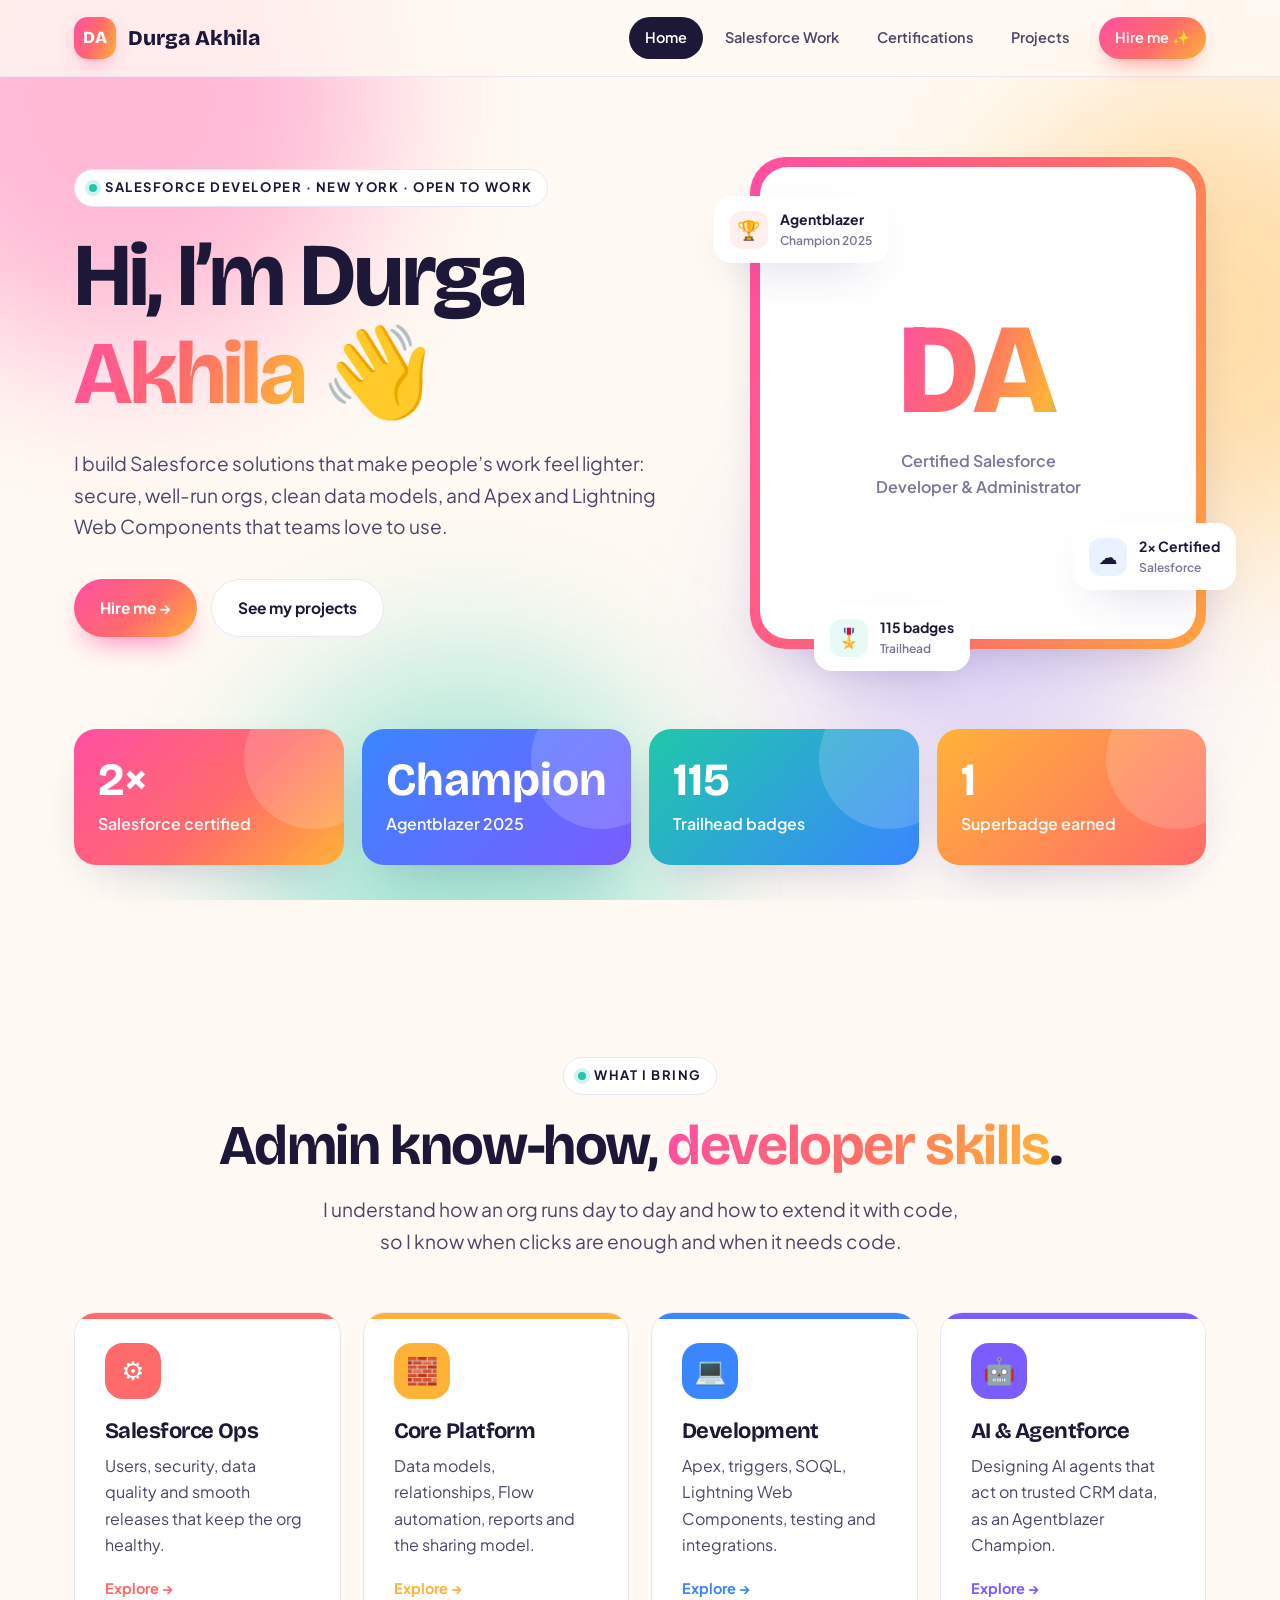
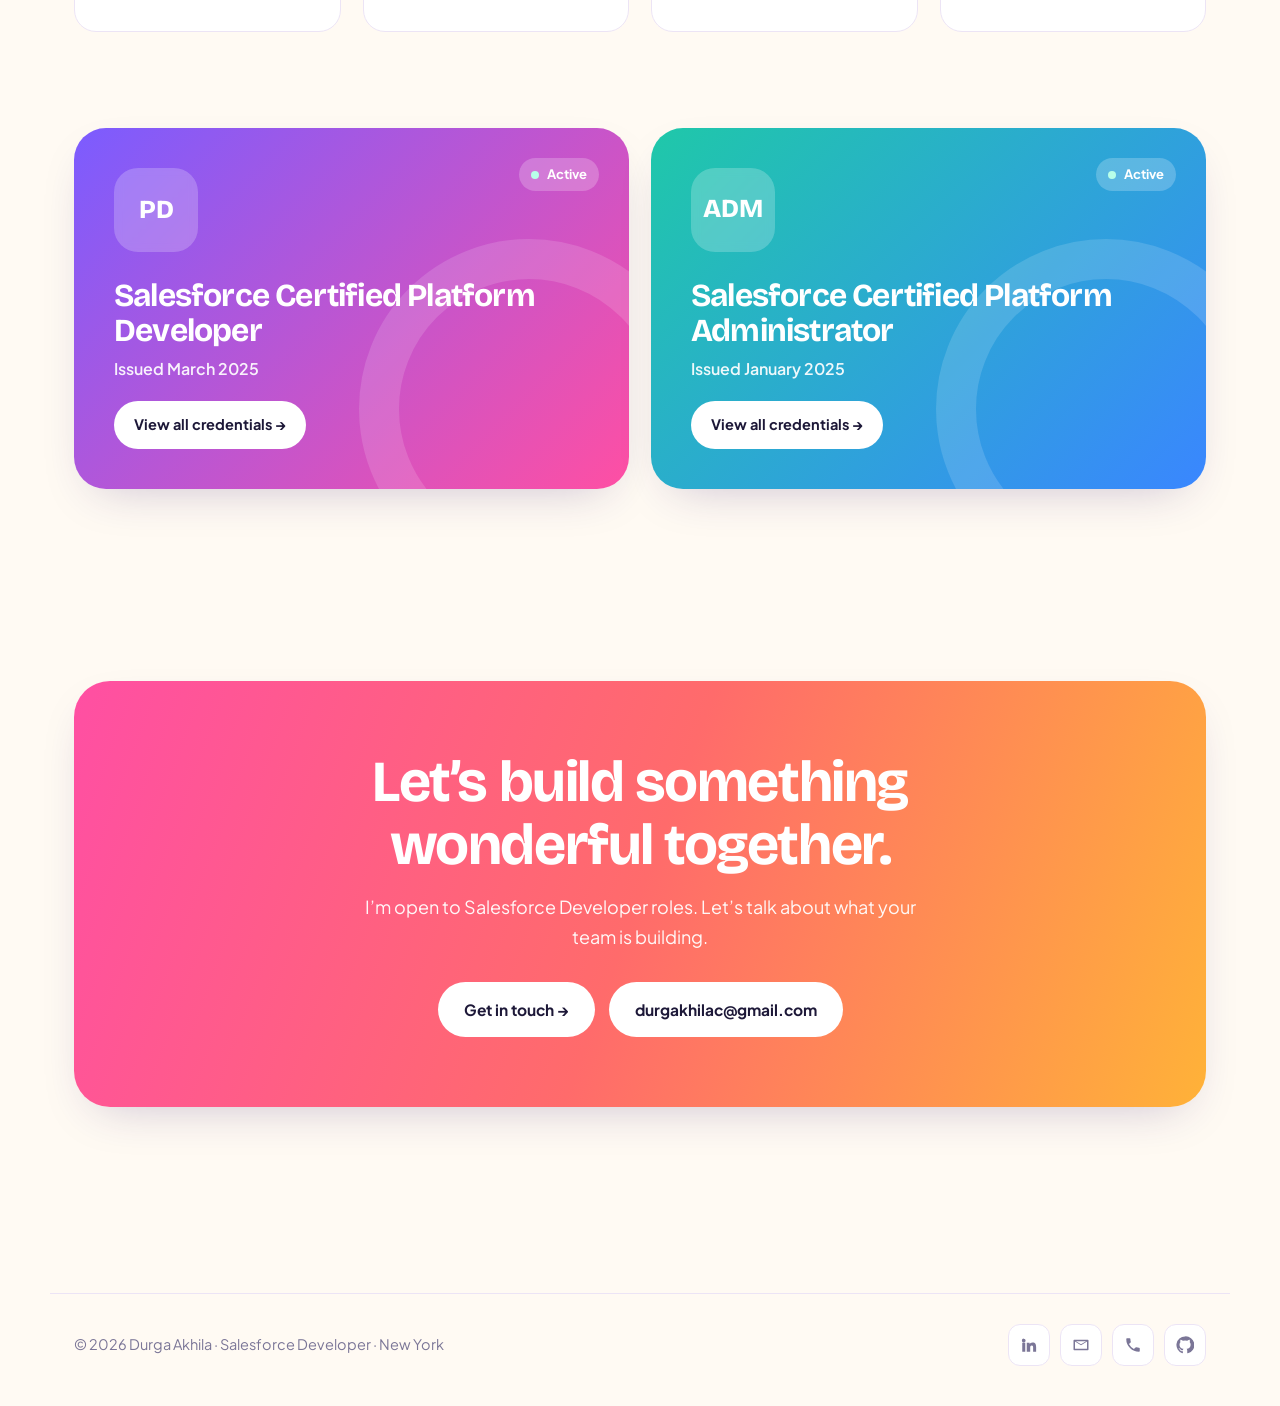
<file: index.html>
<!DOCTYPE html>
<html lang="en">
<head>
<meta charset="UTF-8">
<meta name="viewport" content="width=device-width, initial-scale=1.0">
<title>Durga Akhila · Salesforce Developer</title>
<meta name="description" content="Durga Akhila is a certified Salesforce Platform Developer and Administrator in New York, building with Apex, Lightning Web Components, Flow and Agentforce.">
<meta property="og:title" content="Durga Akhila · Salesforce Developer">
<meta property="og:description" content="Durga Akhila is a certified Salesforce Platform Developer and Administrator in New York, building with Apex, Lightning Web Components, Flow and Agentforce.">
<meta property="og:type" content="website">
<link rel="icon" href="data:image/svg+xml,<svg xmlns='http://www.w3.org/2000/svg' viewBox='0 0 100 100'><defs><linearGradient id='g'><stop offset='0' stop-color='%23ff4fa3'/><stop offset='.5' stop-color='%23ffb238'/><stop offset='1' stop-color='%237b5cff'/></linearGradient></defs><rect width='100' height='100' rx='28' fill='url(%23g)'/><text x='50' y='66' font-size='46' font-family='Arial' font-weight='800' fill='white' text-anchor='middle'>DA</text></svg>">
<link rel="preconnect" href="https://fonts.googleapis.com">
<link rel="preconnect" href="https://fonts.gstatic.com" crossorigin>
<link href="https://fonts.googleapis.com/css2?family=Bricolage+Grotesque:opsz,wght@12..96,600;12..96,800&family=Plus+Jakarta+Sans:wght@400;500;600;700&display=swap" rel="stylesheet">
<link rel="stylesheet" href="assets/styles.css">
</head>
<body>
<div class="blobs" aria-hidden="true"><span></span><span></span><span></span><span></span></div>
<header class="nav">
  <div class="wrap nav-in">
    <a href="index.html" class="brand"><span class="brand-mark">DA</span>Durga Akhila</a>
    <nav class="menu" aria-label="Main"><a href="index.html" class="active" aria-current="page">Home</a><a href="salesforce.html">Salesforce Work</a><a href="certifications.html">Certifications</a><a href="projects.html">Projects</a><a href="contact.html" class="hire">Hire me ✨</a></nav>
    <button class="burger" aria-label="Open menu" aria-expanded="false">☰</button>
  </div>
</header>
<main>

<section class="hero"><div class="wrap hero-grid">
  <div class="reveal">
    <div class="kicker"><i></i> Salesforce Developer · New York · Open to work</div>
    <h1>Hi, I’m Durga <span class="rainbow-text">Akhila</span> <span class="hello">👋</span></h1>
    <p class="lead">I build Salesforce solutions that make people’s work feel lighter: secure, well-run orgs, clean data models, and Apex and Lightning Web Components that teams love to use.</p>
    <div class="cta">
      <a href="contact.html" class="btn btn-warm">Hire me →</a>
      <a href="projects.html" class="btn btn-white">See my projects</a>
    </div>
  </div>
  <div class="reveal">
    <div class="avatar-card"><div class="avatar-inner">
      <!-- To add a photo: <img src="assets/photo.jpg" alt="Durga Akhila"> -->
      <div class="monogram rainbow-text">DA</div>
      <p>Certified Salesforce<br>Developer &amp; Administrator</p>
    </div>
      <div class="sticker s1"><span class="em" style="background:#fff0ef">🏆</span><div>Agentblazer<small>Champion 2025</small></div></div>
      <div class="sticker s2"><span class="em" style="background:#eaf2ff">☁️</span><div>2× Certified<small>Salesforce</small></div></div>
      <div class="sticker s3"><span class="em" style="background:#e7faf6">🎖️</span><div>115 badges<small>Trailhead</small></div></div>
    </div>
  </div>
</div></section>

<section style="padding-top:20px"><div class="wrap">
  <div class="stats">
    <div class="stat bg-warm reveal"><b>2×</b><span>Salesforce certified</span></div>
    <div class="stat bg-cool reveal"><b>Champion</b><span>Agentblazer 2025</span></div>
    <div class="stat bg-fresh reveal"><b>115</b><span>Trailhead badges</span></div>
    <div class="stat bg-sun reveal"><b>1</b><span>Superbadge earned</span></div>
  </div>
</div></section>

<section><div class="wrap">
  <div class="center reveal" style="margin-bottom:54px">
    <div class="kicker"><i></i> What I bring</div>
    <h2 class="title">Admin know-how, <span class="rainbow-text">developer skills</span>.</h2>
    <p class="lead">I understand how an org runs day to day and how to extend it with code, so I know when clicks are enough and when it needs code.</p>
  </div>
  <div class="grid g4">
    <a href="salesforce.html#ops" class="card topbar c-coral reveal"><div class="icon">⚙️</div><h3>Salesforce Ops</h3><p>Users, security, data quality and smooth releases that keep the org healthy.</p><span class="more">Explore →</span></a>
    <a href="salesforce.html#core" class="card topbar c-sun reveal"><div class="icon">🧱</div><h3>Core Platform</h3><p>Data models, relationships, Flow automation, reports and the sharing model.</p><span class="more">Explore →</span></a>
    <a href="salesforce.html#dev" class="card topbar c-sky reveal"><div class="icon">💻</div><h3>Development</h3><p>Apex, triggers, SOQL, Lightning Web Components, testing and integrations.</p><span class="more">Explore →</span></a>
    <a href="salesforce.html#ai" class="card topbar c-violet reveal"><div class="icon">🤖</div><h3>AI &amp; Agentforce</h3><p>Designing AI agents that act on trusted CRM data, as an Agentblazer Champion.</p><span class="more">Explore →</span></a>
  </div>
</div></section>

<section style="padding-top:0"><div class="wrap">
  <div class="grid g2">
    <a href="certifications.html" class="cert-hero bg-pink reveal">
      <span class="badge-live"><i></i> Active</span>
      <div class="seal">PD</div>
      <h3>Salesforce Certified Platform Developer</h3>
      <div class="when">Issued March 2025</div>
      <span class="btn btn-glass">View all credentials →</span>
    </a>
    <a href="certifications.html" class="cert-hero bg-fresh reveal">
      <span class="badge-live"><i></i> Active</span>
      <div class="seal">ADM</div>
      <h3>Salesforce Certified Platform Administrator</h3>
      <div class="when">Issued January 2025</div>
      <span class="btn btn-glass">View all credentials →</span>
    </a>
  </div>
</div></section>
<section><div class="wrap reveal"><div class="band">
  <h2>Let’s build something <br>wonderful together.</h2>
  <p>I’m open to Salesforce Developer roles. Let’s talk about what your team is building.</p>
  <div class="cta" style="justify-content:center">
    <a href="contact.html" class="btn btn-white">Get in touch →</a>
    <a href="mailto:durgakhilac@gmail.com" class="btn btn-white">durgakhilac@gmail.com</a>
  </div>
</div></div></section>
</main>
<footer><div class="wrap foot">
  <span>© <span class="year"></span> Durga Akhila · Salesforce Developer · New York</span>
  <div class="foot-links">
    <a href="https://www.linkedin.com/in/durgaakhilachinni/" target="_blank" rel="noopener" aria-label="LinkedIn"><svg viewBox="0 0 24 24"><path d="M4.98 3.5a2.5 2.5 0 11-.02 5 2.5 2.5 0 01.02-5zM3 9h4v12H3zM9 9h3.8v1.7h.1c.5-1 1.8-2 3.8-2 4 0 4.8 2.7 4.8 6.1V21h-4v-5.4c0-1.3 0-3-1.8-3s-2.1 1.4-2.1 2.9V21H9z"/></svg></a>
    <a href="mailto:durgakhilac@gmail.com" aria-label="Email"><svg viewBox="0 0 24 24"><path d="M3 5h18a1 1 0 011 1v12a1 1 0 01-1 1H3a1 1 0 01-1-1V6a1 1 0 011-1zm9 7.2L4 7.4V17h16V7.4l-8 4.8zM5.2 7l6.8 4.1L18.8 7H5.2z"/></svg></a>
    <a href="tel:+14752018207" aria-label="Phone"><svg viewBox="0 0 24 24"><path d="M6.6 10.8a15.1 15.1 0 006.6 6.6l2.2-2.2a1 1 0 011-.25 11.4 11.4 0 003.6.57 1 1 0 011 1V20a1 1 0 01-1 1A17 17 0 013 4a1 1 0 011-1h3.5a1 1 0 011 1c0 1.25.2 2.45.57 3.57a1 1 0 01-.25 1z"/></svg></a>
    <a href="https://github.com/DurgaAkhila1" target="_blank" rel="noopener" aria-label="GitHub"><svg viewBox="0 0 24 24"><path d="M12 .5a11.5 11.5 0 00-3.6 22.4c.6.1.8-.3.8-.6v-2c-3.2.7-3.9-1.5-3.9-1.5-.5-1.3-1.3-1.7-1.3-1.7-1-.7.1-.7.1-.7 1.2.1 1.8 1.2 1.8 1.2 1 1.8 2.7 1.3 3.4 1 .1-.8.4-1.3.7-1.6-2.6-.3-5.3-1.3-5.3-5.7 0-1.3.5-2.3 1.2-3.1-.1-.3-.5-1.5.1-3.1 0 0 1-.3 3.2 1.2a11 11 0 015.8 0c2.2-1.5 3.2-1.2 3.2-1.2.6 1.6.2 2.8.1 3.1.8.8 1.2 1.8 1.2 3.1 0 4.4-2.7 5.4-5.3 5.7.4.4.8 1.1.8 2.2v3.3c0 .3.2.7.8.6A11.5 11.5 0 0012 .5z"/></svg></a>
  </div>
</div></footer>
<script src="assets/main.js"></script>
</body>
</html>
</file>
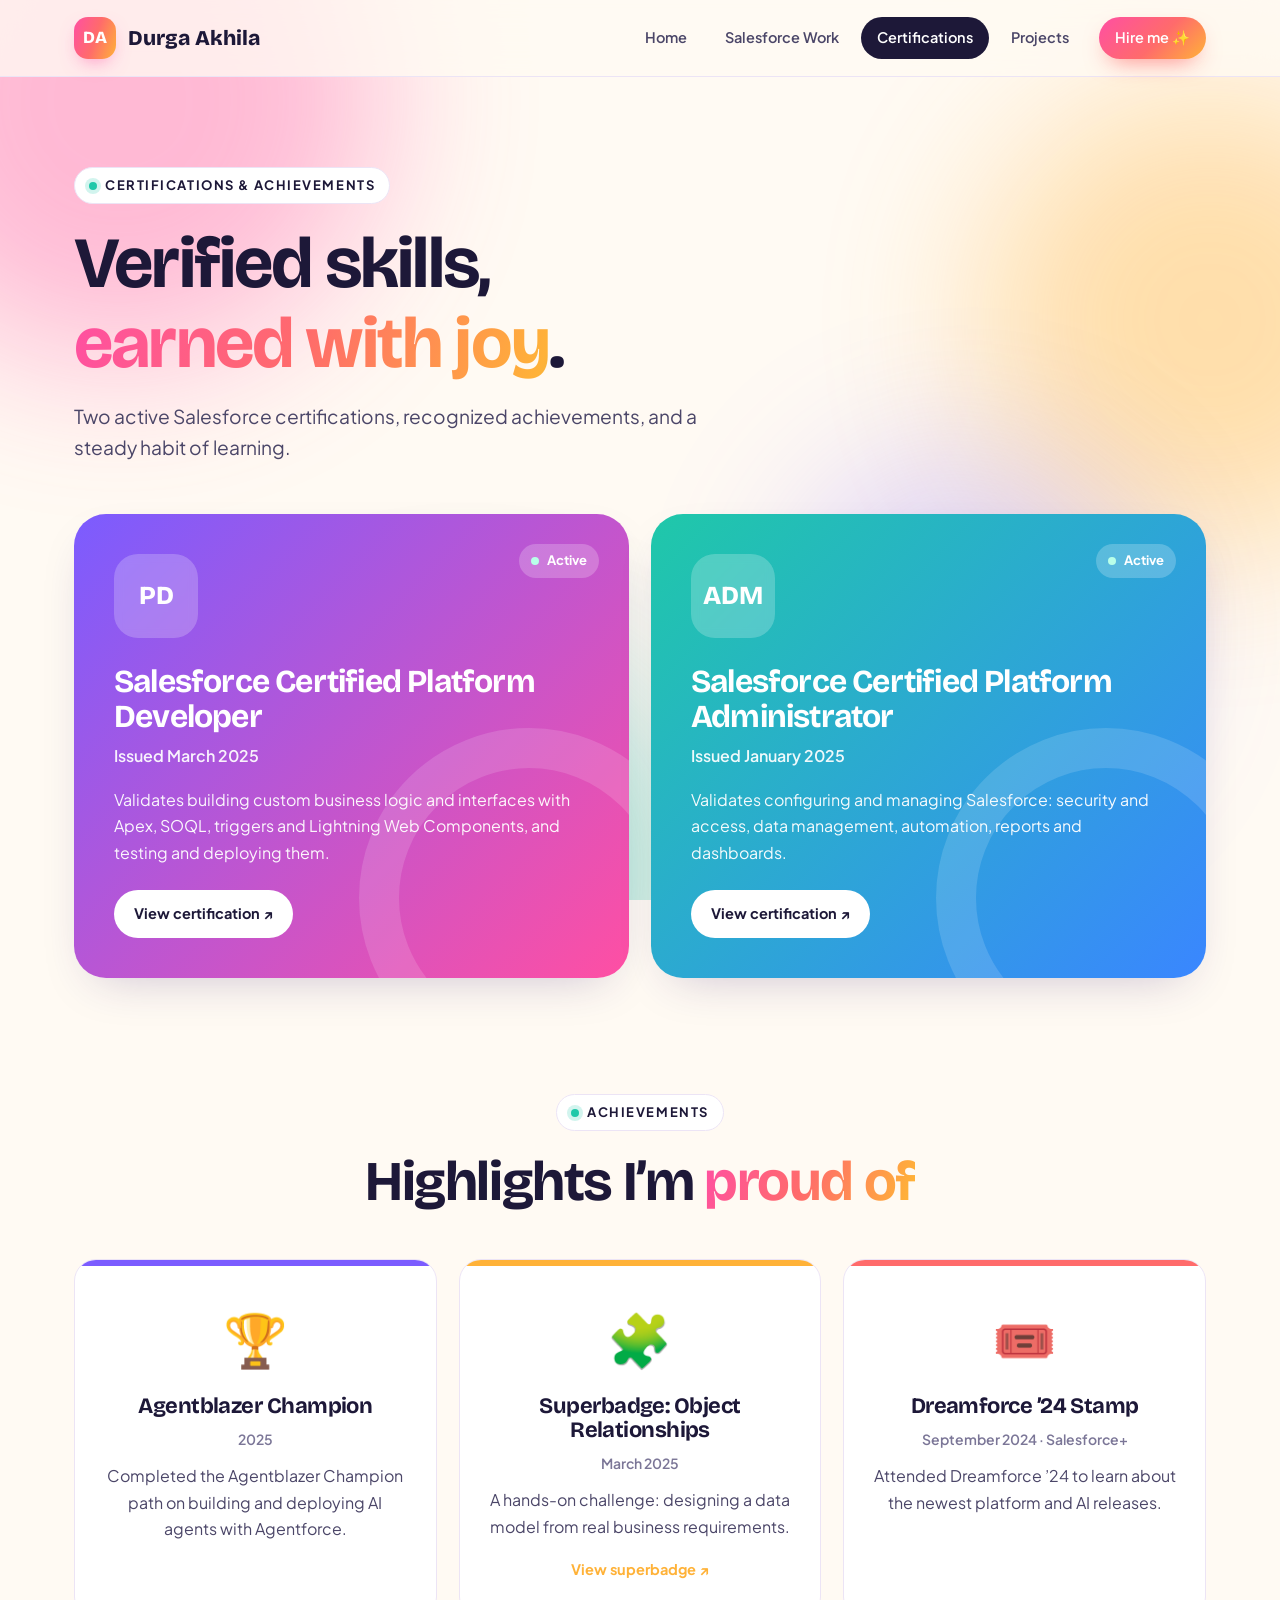
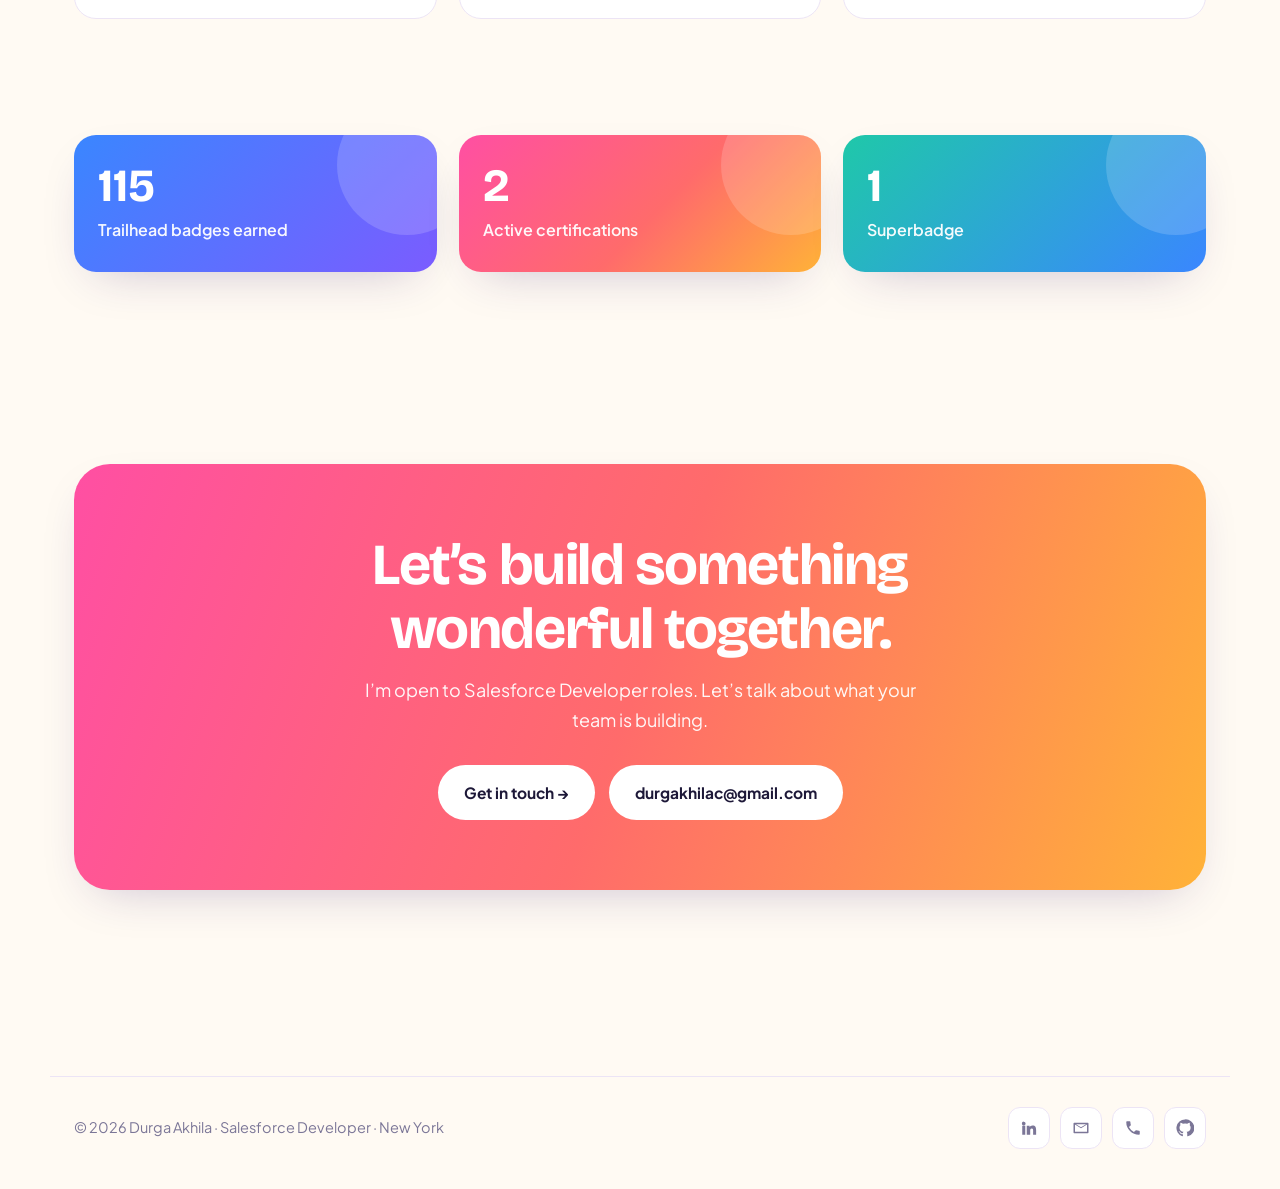
<file: certifications.html>
<!DOCTYPE html>
<html lang="en">
<head>
<meta charset="UTF-8">
<meta name="viewport" content="width=device-width, initial-scale=1.0">
<title>Certifications · Durga Akhila</title>
<meta name="description" content="Salesforce Certified Platform Developer and Platform Administrator, Agentblazer Champion 2025, Object Relationships Superbadge and 115 Trailhead badges.">
<meta property="og:title" content="Certifications · Durga Akhila">
<meta property="og:description" content="Salesforce Certified Platform Developer and Platform Administrator, Agentblazer Champion 2025, Object Relationships Superbadge and 115 Trailhead badges.">
<meta property="og:type" content="website">
<link rel="icon" href="data:image/svg+xml,<svg xmlns='http://www.w3.org/2000/svg' viewBox='0 0 100 100'><defs><linearGradient id='g'><stop offset='0' stop-color='%23ff4fa3'/><stop offset='.5' stop-color='%23ffb238'/><stop offset='1' stop-color='%237b5cff'/></linearGradient></defs><rect width='100' height='100' rx='28' fill='url(%23g)'/><text x='50' y='66' font-size='46' font-family='Arial' font-weight='800' fill='white' text-anchor='middle'>DA</text></svg>">
<link rel="preconnect" href="https://fonts.googleapis.com">
<link rel="preconnect" href="https://fonts.gstatic.com" crossorigin>
<link href="https://fonts.googleapis.com/css2?family=Bricolage+Grotesque:opsz,wght@12..96,600;12..96,800&family=Plus+Jakarta+Sans:wght@400;500;600;700&display=swap" rel="stylesheet">
<link rel="stylesheet" href="assets/styles.css">
</head>
<body>
<div class="blobs" aria-hidden="true"><span></span><span></span><span></span><span></span></div>
<header class="nav">
  <div class="wrap nav-in">
    <a href="index.html" class="brand"><span class="brand-mark">DA</span>Durga Akhila</a>
    <nav class="menu" aria-label="Main"><a href="index.html">Home</a><a href="salesforce.html">Salesforce Work</a><a href="certifications.html" class="active" aria-current="page">Certifications</a><a href="projects.html">Projects</a><a href="contact.html" class="hire">Hire me ✨</a></nav>
    <button class="burger" aria-label="Open menu" aria-expanded="false">☰</button>
  </div>
</header>
<main>

<section class="page-head"><div class="wrap reveal">
  <div class="kicker"><i></i> Certifications &amp; Achievements</div>
  <h1 class="title">Verified skills, <br><span class="rainbow-text">earned with joy</span>.</h1>
  <p class="lead">Two active Salesforce certifications, recognized achievements, and a steady habit of learning.</p>
</div></section>

<section style="padding-top:10px"><div class="wrap">
  <div class="grid g2">
    <div class="cert-hero bg-pink reveal">
      <span class="badge-live"><i></i> Active</span>
      <div class="seal">PD</div>
      <h3>Salesforce Certified Platform Developer</h3>
      <div class="when">Issued March 2025</div>
      <p>Validates building custom business logic and interfaces with Apex, SOQL, triggers and Lightning Web Components, and testing and deploying them.</p>
      <a class="btn btn-glass" href="https://trailheadacademy.salesforce.com/certificate/exam-platform-dev1---Plat-Dev-201" target="_blank" rel="noopener">View certification ↗</a>
    </div>
    <div class="cert-hero bg-fresh reveal">
      <span class="badge-live"><i></i> Active</span>
      <div class="seal">ADM</div>
      <h3>Salesforce Certified Platform Administrator</h3>
      <div class="when">Issued January 2025</div>
      <p>Validates configuring and managing Salesforce: security and access, data management, automation, reports and dashboards.</p>
      <a class="btn btn-glass" href="https://trailheadacademy.salesforce.com/certificate/exam-platform-admin---Plat-Admn-201" target="_blank" rel="noopener">View certification ↗</a>
    </div>
  </div>
</div></section>

<section style="padding-top:20px"><div class="wrap">
  <div class="center reveal" style="margin-bottom:46px">
    <div class="kicker"><i></i> Achievements</div>
    <h2 class="title">Highlights I’m <span class="rainbow-text">proud of</span></h2>
  </div>
  <div class="grid g3">
    <div class="card topbar c-violet trophy reveal"><div class="big">🏆</div><h3>Agentblazer Champion</h3><div class="when">2025</div><p>Completed the Agentblazer Champion path on building and deploying AI agents with Agentforce.</p></div>
    <div class="card topbar c-sun trophy reveal"><div class="big">🧩</div><h3>Superbadge: Object Relationships</h3><div class="when">March 2025</div><p>A hands-on challenge: designing a data model from real business requirements.</p>
      <a class="more" style="color:var(--c)" href="https://trailhead.salesforce.com/content/learn/superbadges/superbadge-object-relationships-sbu" target="_blank" rel="noopener">View superbadge ↗</a></div>
    <div class="card topbar c-coral trophy reveal"><div class="big">🎟️</div><h3>Dreamforce ’24 Stamp</h3><div class="when">September 2024 · Salesforce+</div><p>Attended Dreamforce ’24 to learn about the newest platform and AI releases.</p></div>
  </div>
</div></section>

<section style="padding-top:20px"><div class="wrap">
  <div class="numbers">
    <div class="stat bg-cool reveal"><b>115</b><span>Trailhead badges earned</span></div>
    <div class="stat bg-warm reveal"><b>2</b><span>Active certifications</span></div>
    <div class="stat bg-fresh reveal"><b>1</b><span>Superbadge</span></div>
  </div>
</div></section>
<section><div class="wrap reveal"><div class="band">
  <h2>Let’s build something <br>wonderful together.</h2>
  <p>I’m open to Salesforce Developer roles. Let’s talk about what your team is building.</p>
  <div class="cta" style="justify-content:center">
    <a href="contact.html" class="btn btn-white">Get in touch →</a>
    <a href="mailto:durgakhilac@gmail.com" class="btn btn-white">durgakhilac@gmail.com</a>
  </div>
</div></div></section>
</main>
<footer><div class="wrap foot">
  <span>© <span class="year"></span> Durga Akhila · Salesforce Developer · New York</span>
  <div class="foot-links">
    <a href="https://www.linkedin.com/in/durgaakhilachinni/" target="_blank" rel="noopener" aria-label="LinkedIn"><svg viewBox="0 0 24 24"><path d="M4.98 3.5a2.5 2.5 0 11-.02 5 2.5 2.5 0 01.02-5zM3 9h4v12H3zM9 9h3.8v1.7h.1c.5-1 1.8-2 3.8-2 4 0 4.8 2.7 4.8 6.1V21h-4v-5.4c0-1.3 0-3-1.8-3s-2.1 1.4-2.1 2.9V21H9z"/></svg></a>
    <a href="mailto:durgakhilac@gmail.com" aria-label="Email"><svg viewBox="0 0 24 24"><path d="M3 5h18a1 1 0 011 1v12a1 1 0 01-1 1H3a1 1 0 01-1-1V6a1 1 0 011-1zm9 7.2L4 7.4V17h16V7.4l-8 4.8zM5.2 7l6.8 4.1L18.8 7H5.2z"/></svg></a>
    <a href="tel:+14752018207" aria-label="Phone"><svg viewBox="0 0 24 24"><path d="M6.6 10.8a15.1 15.1 0 006.6 6.6l2.2-2.2a1 1 0 011-.25 11.4 11.4 0 003.6.57 1 1 0 011 1V20a1 1 0 01-1 1A17 17 0 013 4a1 1 0 011-1h3.5a1 1 0 011 1c0 1.25.2 2.45.57 3.57a1 1 0 01-.25 1z"/></svg></a>
    <a href="https://github.com/DurgaAkhila1" target="_blank" rel="noopener" aria-label="GitHub"><svg viewBox="0 0 24 24"><path d="M12 .5a11.5 11.5 0 00-3.6 22.4c.6.1.8-.3.8-.6v-2c-3.2.7-3.9-1.5-3.9-1.5-.5-1.3-1.3-1.7-1.3-1.7-1-.7.1-.7.1-.7 1.2.1 1.8 1.2 1.8 1.2 1 1.8 2.7 1.3 3.4 1 .1-.8.4-1.3.7-1.6-2.6-.3-5.3-1.3-5.3-5.7 0-1.3.5-2.3 1.2-3.1-.1-.3-.5-1.5.1-3.1 0 0 1-.3 3.2 1.2a11 11 0 015.8 0c2.2-1.5 3.2-1.2 3.2-1.2.6 1.6.2 2.8.1 3.1.8.8 1.2 1.8 1.2 3.1 0 4.4-2.7 5.4-5.3 5.7.4.4.8 1.1.8 2.2v3.3c0 .3.2.7.8.6A11.5 11.5 0 0012 .5z"/></svg></a>
  </div>
</div></footer>
<script src="assets/main.js"></script>
</body>
</html>
</file>
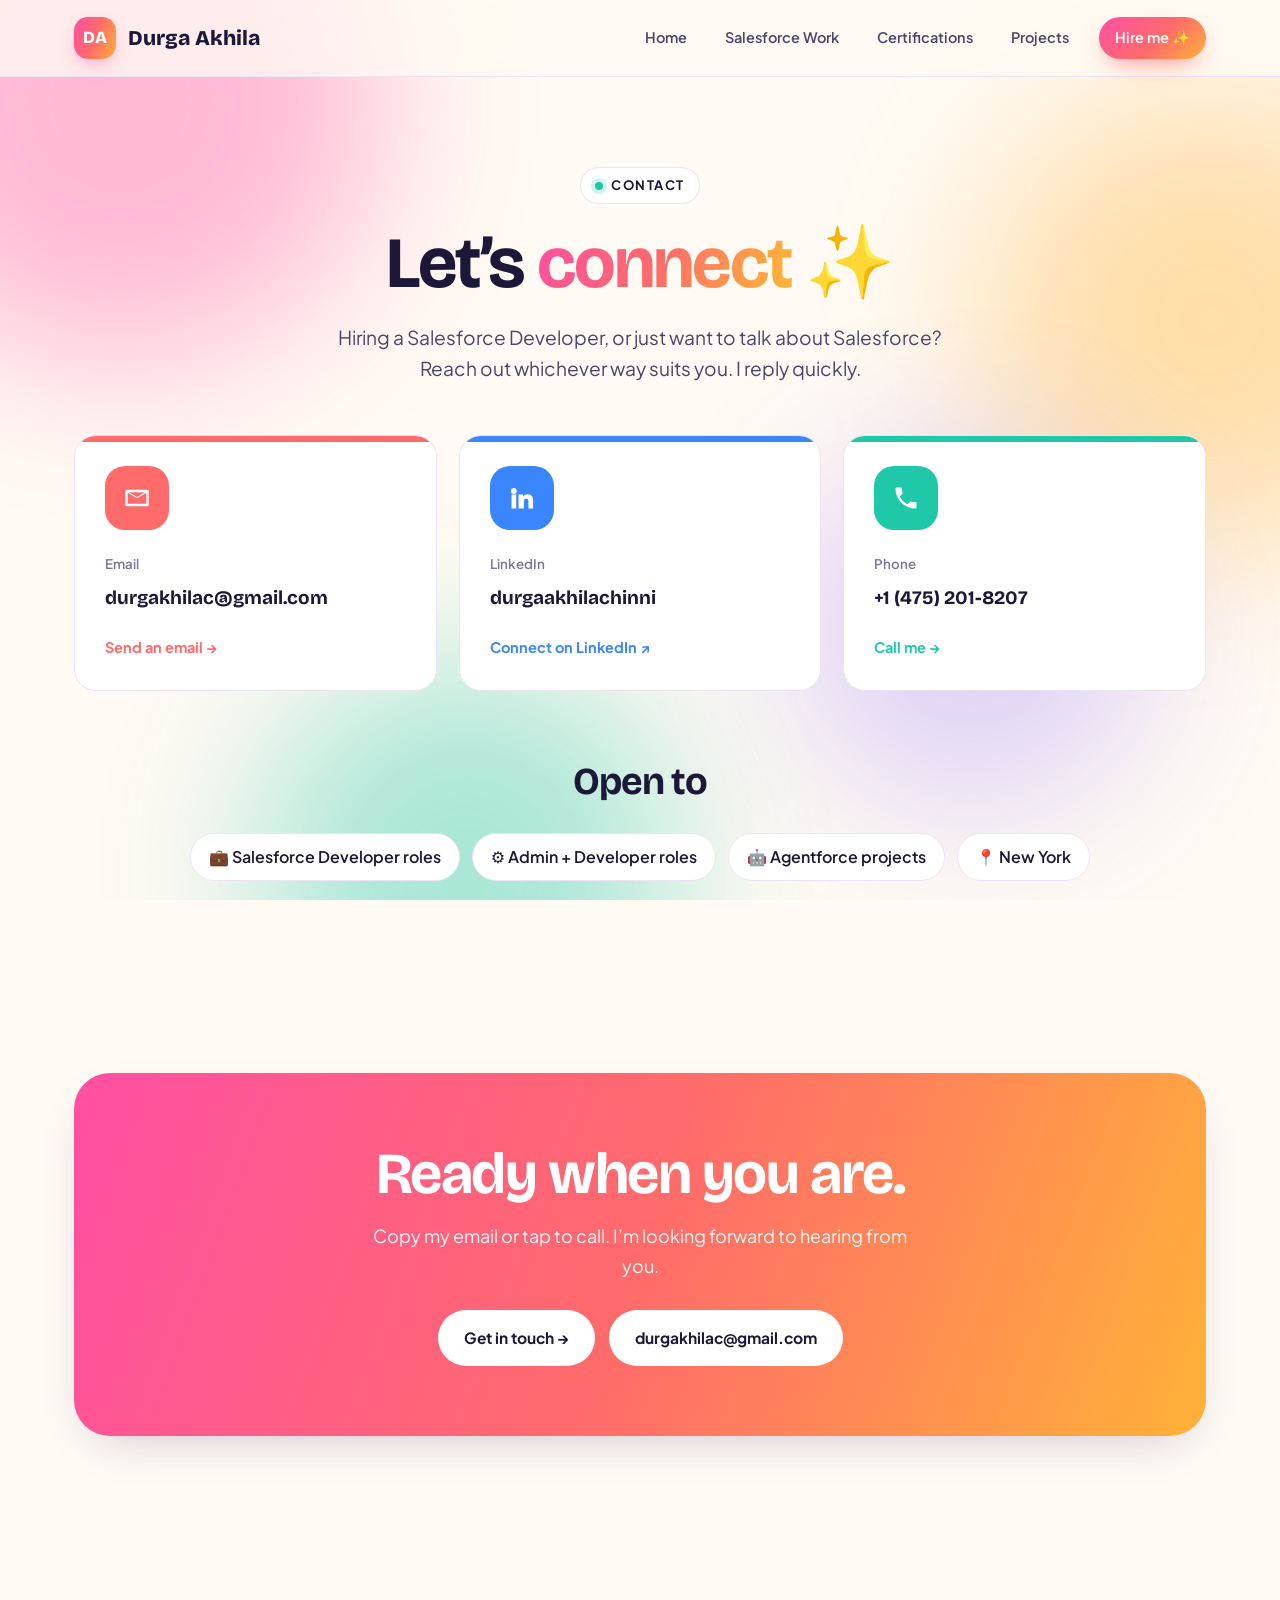
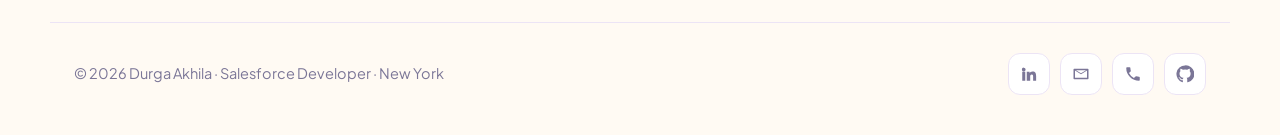
<file: contact.html>
<!DOCTYPE html>
<html lang="en">
<head>
<meta charset="UTF-8">
<meta name="viewport" content="width=device-width, initial-scale=1.0">
<title>Contact · Durga Akhila</title>
<meta name="description" content="Contact Durga Akhila, Salesforce Developer in New York: email, LinkedIn or phone.">
<meta property="og:title" content="Contact · Durga Akhila">
<meta property="og:description" content="Contact Durga Akhila, Salesforce Developer in New York: email, LinkedIn or phone.">
<meta property="og:type" content="website">
<link rel="icon" href="data:image/svg+xml,<svg xmlns='http://www.w3.org/2000/svg' viewBox='0 0 100 100'><defs><linearGradient id='g'><stop offset='0' stop-color='%23ff4fa3'/><stop offset='.5' stop-color='%23ffb238'/><stop offset='1' stop-color='%237b5cff'/></linearGradient></defs><rect width='100' height='100' rx='28' fill='url(%23g)'/><text x='50' y='66' font-size='46' font-family='Arial' font-weight='800' fill='white' text-anchor='middle'>DA</text></svg>">
<link rel="preconnect" href="https://fonts.googleapis.com">
<link rel="preconnect" href="https://fonts.gstatic.com" crossorigin>
<link href="https://fonts.googleapis.com/css2?family=Bricolage+Grotesque:opsz,wght@12..96,600;12..96,800&family=Plus+Jakarta+Sans:wght@400;500;600;700&display=swap" rel="stylesheet">
<link rel="stylesheet" href="assets/styles.css">
</head>
<body>
<div class="blobs" aria-hidden="true"><span></span><span></span><span></span><span></span></div>
<header class="nav">
  <div class="wrap nav-in">
    <a href="index.html" class="brand"><span class="brand-mark">DA</span>Durga Akhila</a>
    <nav class="menu" aria-label="Main"><a href="index.html">Home</a><a href="salesforce.html">Salesforce Work</a><a href="certifications.html">Certifications</a><a href="projects.html">Projects</a><a href="contact.html" class="hire active">Hire me ✨</a></nav>
    <button class="burger" aria-label="Open menu" aria-expanded="false">☰</button>
  </div>
</header>
<main>

<section class="page-head center"><div class="wrap reveal">
  <div class="kicker"><i></i> Contact</div>
  <h1 class="title">Let’s <span class="rainbow-text">connect</span> ✨</h1>
  <p class="lead">Hiring a Salesforce Developer, or just want to talk about Salesforce? Reach out whichever way suits you. I reply quickly.</p>
</div></section>
<section style="padding-top:10px"><div class="wrap">
  <div class="contact-grid">
    <a class="card contact-card topbar c-coral reveal" href="mailto:durgakhilac@gmail.com"><div class="icon"><svg viewBox="0 0 24 24"><path d="M3 5h18a1 1 0 011 1v12a1 1 0 01-1 1H3a1 1 0 01-1-1V6a1 1 0 011-1zm9 7.2L4 7.4V17h16V7.4l-8 4.8zM5.2 7l6.8 4.1L18.8 7H5.2z"/></svg></div><small>Email</small><div class="val">durgakhilac@gmail.com</div><span class="more">Send an email →</span></a>
    <a class="card contact-card topbar c-sky reveal" href="https://www.linkedin.com/in/durgaakhilachinni/" target="_blank" rel="noopener"><div class="icon"><svg viewBox="0 0 24 24"><path d="M4.98 3.5a2.5 2.5 0 11-.02 5 2.5 2.5 0 01.02-5zM3 9h4v12H3zM9 9h3.8v1.7h.1c.5-1 1.8-2 3.8-2 4 0 4.8 2.7 4.8 6.1V21h-4v-5.4c0-1.3 0-3-1.8-3s-2.1 1.4-2.1 2.9V21H9z"/></svg></div><small>LinkedIn</small><div class="val">durgaakhilachinni</div><span class="more">Connect on LinkedIn ↗</span></a>
    <a class="card contact-card topbar c-mint reveal" href="tel:+14752018207"><div class="icon"><svg viewBox="0 0 24 24"><path d="M6.6 10.8a15.1 15.1 0 006.6 6.6l2.2-2.2a1 1 0 011-.25 11.4 11.4 0 003.6.57 1 1 0 011 1V20a1 1 0 01-1 1A17 17 0 013 4a1 1 0 011-1h3.5a1 1 0 011 1c0 1.25.2 2.45.57 3.57a1 1 0 01-.25 1z"/></svg></div><small>Phone</small><div class="val">+1 (475) 201-8207</div><span class="more">Call me →</span></a>
  </div>
  <div class="center reveal" style="margin-top:70px">
    <h2 class="title" style="font-size:clamp(28px,3vw,38px)">Open to</h2>
    <div class="open-to">
      <span>💼 Salesforce Developer roles</span><span>⚙️ Admin + Developer roles</span><span>🤖 Agentforce projects</span><span>📍 New York</span>
    </div>
  </div>
</div></section>
<section><div class="wrap reveal"><div class="band">
  <h2>Ready when you are.</h2>
  <p>Copy my email or tap to call. I’m looking forward to hearing from you.</p>
  <div class="cta" style="justify-content:center">
    <a href="contact.html" class="btn btn-white">Get in touch →</a>
    <a href="mailto:durgakhilac@gmail.com" class="btn btn-white">durgakhilac@gmail.com</a>
  </div>
</div></div></section>
</main>
<footer><div class="wrap foot">
  <span>© <span class="year"></span> Durga Akhila · Salesforce Developer · New York</span>
  <div class="foot-links">
    <a href="https://www.linkedin.com/in/durgaakhilachinni/" target="_blank" rel="noopener" aria-label="LinkedIn"><svg viewBox="0 0 24 24"><path d="M4.98 3.5a2.5 2.5 0 11-.02 5 2.5 2.5 0 01.02-5zM3 9h4v12H3zM9 9h3.8v1.7h.1c.5-1 1.8-2 3.8-2 4 0 4.8 2.7 4.8 6.1V21h-4v-5.4c0-1.3 0-3-1.8-3s-2.1 1.4-2.1 2.9V21H9z"/></svg></a>
    <a href="mailto:durgakhilac@gmail.com" aria-label="Email"><svg viewBox="0 0 24 24"><path d="M3 5h18a1 1 0 011 1v12a1 1 0 01-1 1H3a1 1 0 01-1-1V6a1 1 0 011-1zm9 7.2L4 7.4V17h16V7.4l-8 4.8zM5.2 7l6.8 4.1L18.8 7H5.2z"/></svg></a>
    <a href="tel:+14752018207" aria-label="Phone"><svg viewBox="0 0 24 24"><path d="M6.6 10.8a15.1 15.1 0 006.6 6.6l2.2-2.2a1 1 0 011-.25 11.4 11.4 0 003.6.57 1 1 0 011 1V20a1 1 0 01-1 1A17 17 0 013 4a1 1 0 011-1h3.5a1 1 0 011 1c0 1.25.2 2.45.57 3.57a1 1 0 01-.25 1z"/></svg></a>
    <a href="https://github.com/DurgaAkhila1" target="_blank" rel="noopener" aria-label="GitHub"><svg viewBox="0 0 24 24"><path d="M12 .5a11.5 11.5 0 00-3.6 22.4c.6.1.8-.3.8-.6v-2c-3.2.7-3.9-1.5-3.9-1.5-.5-1.3-1.3-1.7-1.3-1.7-1-.7.1-.7.1-.7 1.2.1 1.8 1.2 1.8 1.2 1 1.8 2.7 1.3 3.4 1 .1-.8.4-1.3.7-1.6-2.6-.3-5.3-1.3-5.3-5.7 0-1.3.5-2.3 1.2-3.1-.1-.3-.5-1.5.1-3.1 0 0 1-.3 3.2 1.2a11 11 0 015.8 0c2.2-1.5 3.2-1.2 3.2-1.2.6 1.6.2 2.8.1 3.1.8.8 1.2 1.8 1.2 3.1 0 4.4-2.7 5.4-5.3 5.7.4.4.8 1.1.8 2.2v3.3c0 .3.2.7.8.6A11.5 11.5 0 0012 .5z"/></svg></a>
  </div>
</div></footer>
<script src="assets/main.js"></script>
</body>
</html>
</file>
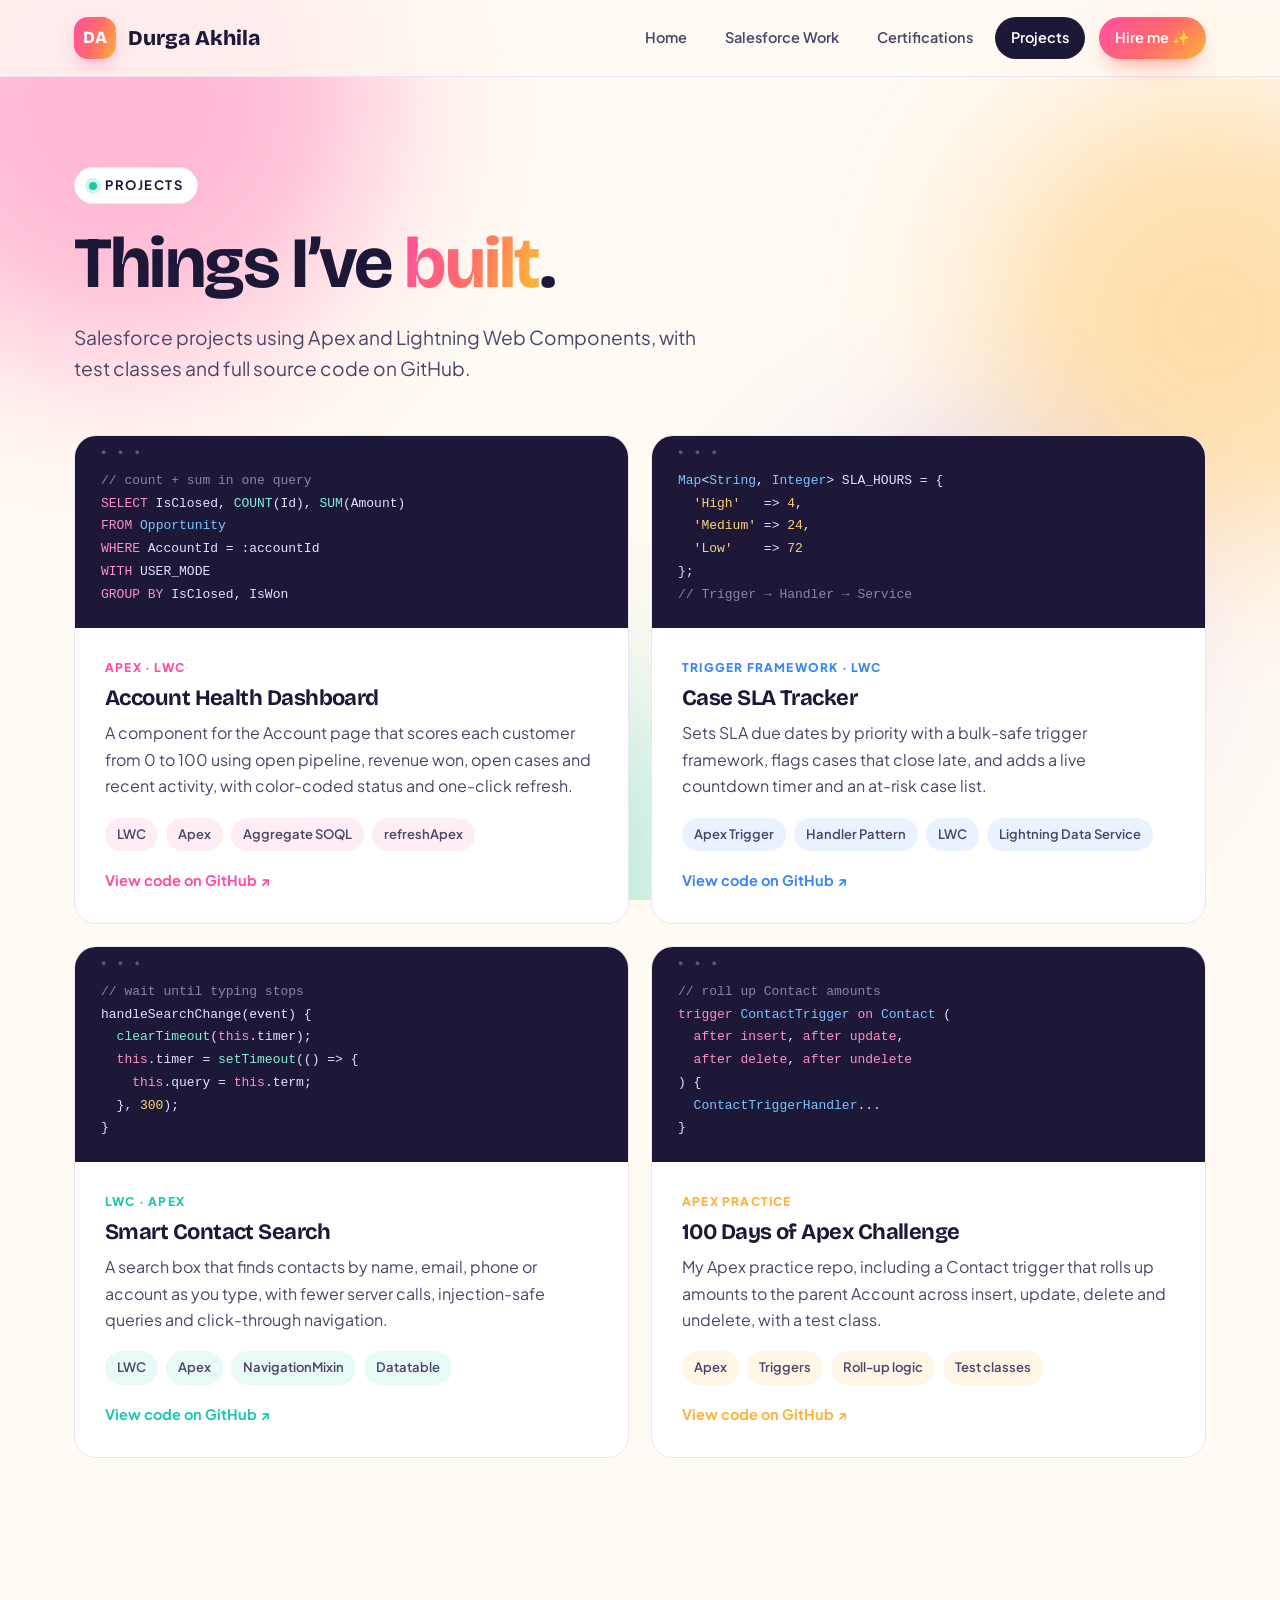
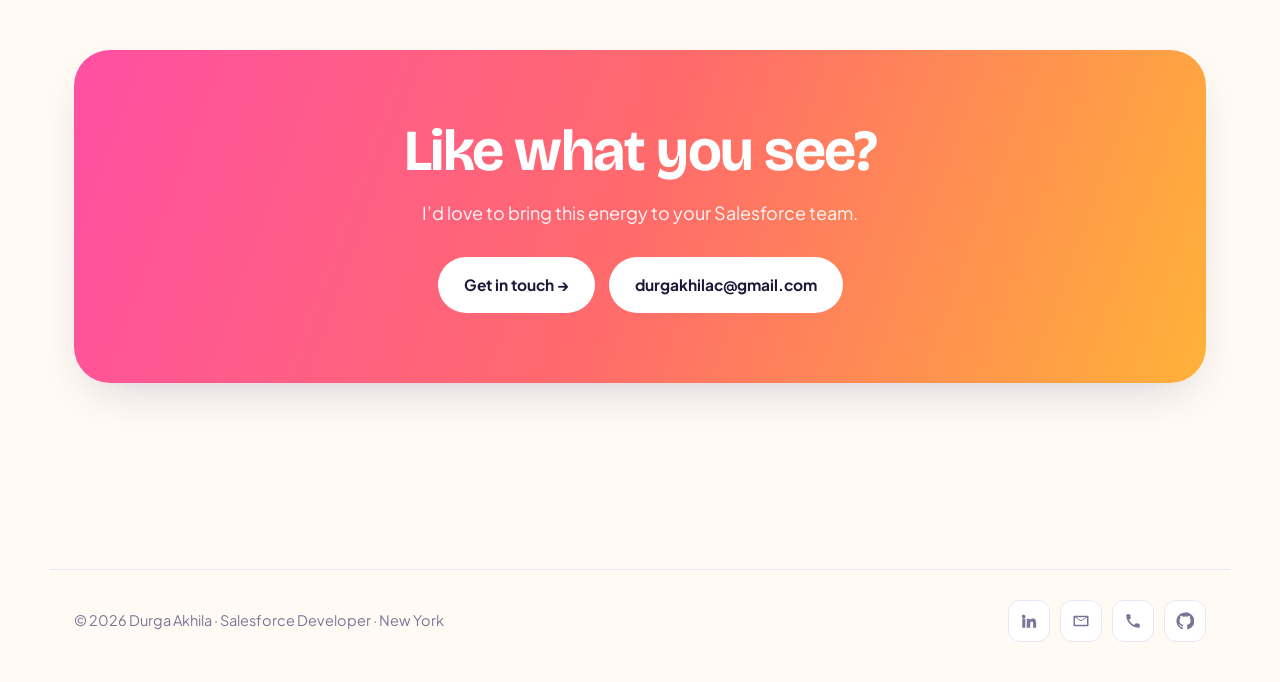
<file: projects.html>
<!DOCTYPE html>
<html lang="en">
<head>
<meta charset="UTF-8">
<meta name="viewport" content="width=device-width, initial-scale=1.0">
<title>Projects · Durga Akhila</title>
<meta name="description" content="Salesforce projects by Durga Akhila: Apex, triggers and Lightning Web Components.">
<meta property="og:title" content="Projects · Durga Akhila">
<meta property="og:description" content="Salesforce projects by Durga Akhila: Apex, triggers and Lightning Web Components.">
<meta property="og:type" content="website">
<link rel="icon" href="data:image/svg+xml,<svg xmlns='http://www.w3.org/2000/svg' viewBox='0 0 100 100'><defs><linearGradient id='g'><stop offset='0' stop-color='%23ff4fa3'/><stop offset='.5' stop-color='%23ffb238'/><stop offset='1' stop-color='%237b5cff'/></linearGradient></defs><rect width='100' height='100' rx='28' fill='url(%23g)'/><text x='50' y='66' font-size='46' font-family='Arial' font-weight='800' fill='white' text-anchor='middle'>DA</text></svg>">
<link rel="preconnect" href="https://fonts.googleapis.com">
<link rel="preconnect" href="https://fonts.gstatic.com" crossorigin>
<link href="https://fonts.googleapis.com/css2?family=Bricolage+Grotesque:opsz,wght@12..96,600;12..96,800&family=Plus+Jakarta+Sans:wght@400;500;600;700&display=swap" rel="stylesheet">
<link rel="stylesheet" href="assets/styles.css">
</head>
<body>
<div class="blobs" aria-hidden="true"><span></span><span></span><span></span><span></span></div>
<header class="nav">
  <div class="wrap nav-in">
    <a href="index.html" class="brand"><span class="brand-mark">DA</span>Durga Akhila</a>
    <nav class="menu" aria-label="Main"><a href="index.html">Home</a><a href="salesforce.html">Salesforce Work</a><a href="certifications.html">Certifications</a><a href="projects.html" class="active" aria-current="page">Projects</a><a href="contact.html" class="hire">Hire me ✨</a></nav>
    <button class="burger" aria-label="Open menu" aria-expanded="false">☰</button>
  </div>
</header>
<main>

<section class="page-head"><div class="wrap reveal">
  <div class="kicker"><i></i> Projects</div>
  <h1 class="title">Things I’ve <span class="rainbow-text">built</span>.</h1>
  <p class="lead">Salesforce projects using Apex and Lightning Web Components, with test classes and full source code on GitHub.</p>
</div></section>
<section style="padding-top:10px"><div class="wrap"><div class="grid g2">
<article class="card project c-pink reveal">
<div class="shot"><span class="cm">// count + sum in one query</span>
<span class="k">SELECT</span> IsClosed, <span class="f">COUNT</span>(Id), <span class="f">SUM</span>(Amount)
<span class="k">FROM</span> <span class="t">Opportunity</span>
<span class="k">WHERE</span> AccountId = :accountId
<span class="k">WITH</span> USER_MODE
<span class="k">GROUP BY</span> IsClosed, IsWon</div>
  <div class="body">
    <div class="label">Apex · LWC</div>
    <h3>Account Health Dashboard</h3>
    <p>A component for the Account page that scores each customer from 0 to 100 using open pipeline, revenue won, open cases and recent activity, with color-coded status and one-click refresh.</p>
    <div class="chips"><span class="chip">LWC</span><span class="chip">Apex</span><span class="chip">Aggregate SOQL</span><span class="chip">refreshApex</span></div>
    <a class="more" href="https://github.com/DurgaAkhila1/account-health-dashboard" target="_blank" rel="noopener">View code on GitHub ↗</a>
  </div>
</article>
<article class="card project c-sky reveal">
<div class="shot"><span class="t">Map</span>&lt;<span class="t">String</span>, <span class="t">Integer</span>&gt; SLA_HOURS = {
  <span class="s">'High'</span>   =&gt; <span class="s">4</span>,
  <span class="s">'Medium'</span> =&gt; <span class="s">24</span>,
  <span class="s">'Low'</span>    =&gt; <span class="s">72</span>
};
<span class="cm">// Trigger → Handler → Service</span></div>
  <div class="body">
    <div class="label">Trigger framework · LWC</div>
    <h3>Case SLA Tracker</h3>
    <p>Sets SLA due dates by priority with a bulk-safe trigger framework, flags cases that close late, and adds a live countdown timer and an at-risk case list.</p>
    <div class="chips"><span class="chip">Apex Trigger</span><span class="chip">Handler Pattern</span><span class="chip">LWC</span><span class="chip">Lightning Data Service</span></div>
    <a class="more" href="https://github.com/DurgaAkhila1/case-sla-tracker" target="_blank" rel="noopener">View code on GitHub ↗</a>
  </div>
</article>
<article class="card project c-mint reveal">
<div class="shot"><span class="cm">// wait until typing stops</span>
handleSearchChange(event) {
  <span class="f">clearTimeout</span>(<span class="k">this</span>.timer);
  <span class="k">this</span>.timer = <span class="f">setTimeout</span>(() =&gt; {
    <span class="k">this</span>.query = <span class="k">this</span>.term;
  }, <span class="s">300</span>);
}</div>
  <div class="body">
    <div class="label">LWC · Apex</div>
    <h3>Smart Contact Search</h3>
    <p>A search box that finds contacts by name, email, phone or account as you type, with fewer server calls, injection-safe queries and click-through navigation.</p>
    <div class="chips"><span class="chip">LWC</span><span class="chip">Apex</span><span class="chip">NavigationMixin</span><span class="chip">Datatable</span></div>
    <a class="more" href="https://github.com/DurgaAkhila1/smart-contact-search" target="_blank" rel="noopener">View code on GitHub ↗</a>
  </div>
</article>
<article class="card project c-sun reveal">
<div class="shot"><span class="cm">// roll up Contact amounts</span>
<span class="k">trigger</span> <span class="t">ContactTrigger</span> <span class="k">on</span> <span class="t">Contact</span> (
  <span class="k">after insert</span>, <span class="k">after update</span>,
  <span class="k">after delete</span>, <span class="k">after undelete</span>
) {
  <span class="t">ContactTriggerHandler</span>...
}</div>
  <div class="body">
    <div class="label">Apex practice</div>
    <h3>100 Days of Apex Challenge</h3>
    <p>My Apex practice repo, including a Contact trigger that rolls up amounts to the parent Account across insert, update, delete and undelete, with a test class.</p>
    <div class="chips"><span class="chip">Apex</span><span class="chip">Triggers</span><span class="chip">Roll-up logic</span><span class="chip">Test classes</span></div>
    <a class="more" href="https://github.com/DurgaAkhila1/100DAYSOFAPEXCHALLENGE" target="_blank" rel="noopener">View code on GitHub ↗</a>
  </div>
</article>
</div></div></section>
<section><div class="wrap reveal"><div class="band">
  <h2>Like what you see?</h2>
  <p>I’d love to bring this energy to your Salesforce team.</p>
  <div class="cta" style="justify-content:center">
    <a href="contact.html" class="btn btn-white">Get in touch →</a>
    <a href="mailto:durgakhilac@gmail.com" class="btn btn-white">durgakhilac@gmail.com</a>
  </div>
</div></div></section>
</main>
<footer><div class="wrap foot">
  <span>© <span class="year"></span> Durga Akhila · Salesforce Developer · New York</span>
  <div class="foot-links">
    <a href="https://www.linkedin.com/in/durgaakhilachinni/" target="_blank" rel="noopener" aria-label="LinkedIn"><svg viewBox="0 0 24 24"><path d="M4.98 3.5a2.5 2.5 0 11-.02 5 2.5 2.5 0 01.02-5zM3 9h4v12H3zM9 9h3.8v1.7h.1c.5-1 1.8-2 3.8-2 4 0 4.8 2.7 4.8 6.1V21h-4v-5.4c0-1.3 0-3-1.8-3s-2.1 1.4-2.1 2.9V21H9z"/></svg></a>
    <a href="mailto:durgakhilac@gmail.com" aria-label="Email"><svg viewBox="0 0 24 24"><path d="M3 5h18a1 1 0 011 1v12a1 1 0 01-1 1H3a1 1 0 01-1-1V6a1 1 0 011-1zm9 7.2L4 7.4V17h16V7.4l-8 4.8zM5.2 7l6.8 4.1L18.8 7H5.2z"/></svg></a>
    <a href="tel:+14752018207" aria-label="Phone"><svg viewBox="0 0 24 24"><path d="M6.6 10.8a15.1 15.1 0 006.6 6.6l2.2-2.2a1 1 0 011-.25 11.4 11.4 0 003.6.57 1 1 0 011 1V20a1 1 0 01-1 1A17 17 0 013 4a1 1 0 011-1h3.5a1 1 0 011 1c0 1.25.2 2.45.57 3.57a1 1 0 01-.25 1z"/></svg></a>
    <a href="https://github.com/DurgaAkhila1" target="_blank" rel="noopener" aria-label="GitHub"><svg viewBox="0 0 24 24"><path d="M12 .5a11.5 11.5 0 00-3.6 22.4c.6.1.8-.3.8-.6v-2c-3.2.7-3.9-1.5-3.9-1.5-.5-1.3-1.3-1.7-1.3-1.7-1-.7.1-.7.1-.7 1.2.1 1.8 1.2 1.8 1.2 1 1.8 2.7 1.3 3.4 1 .1-.8.4-1.3.7-1.6-2.6-.3-5.3-1.3-5.3-5.7 0-1.3.5-2.3 1.2-3.1-.1-.3-.5-1.5.1-3.1 0 0 1-.3 3.2 1.2a11 11 0 015.8 0c2.2-1.5 3.2-1.2 3.2-1.2.6 1.6.2 2.8.1 3.1.8.8 1.2 1.8 1.2 3.1 0 4.4-2.7 5.4-5.3 5.7.4.4.8 1.1.8 2.2v3.3c0 .3.2.7.8.6A11.5 11.5 0 0012 .5z"/></svg></a>
  </div>
</div></footer>
<script src="assets/main.js"></script>
</body>
</html>
</file>
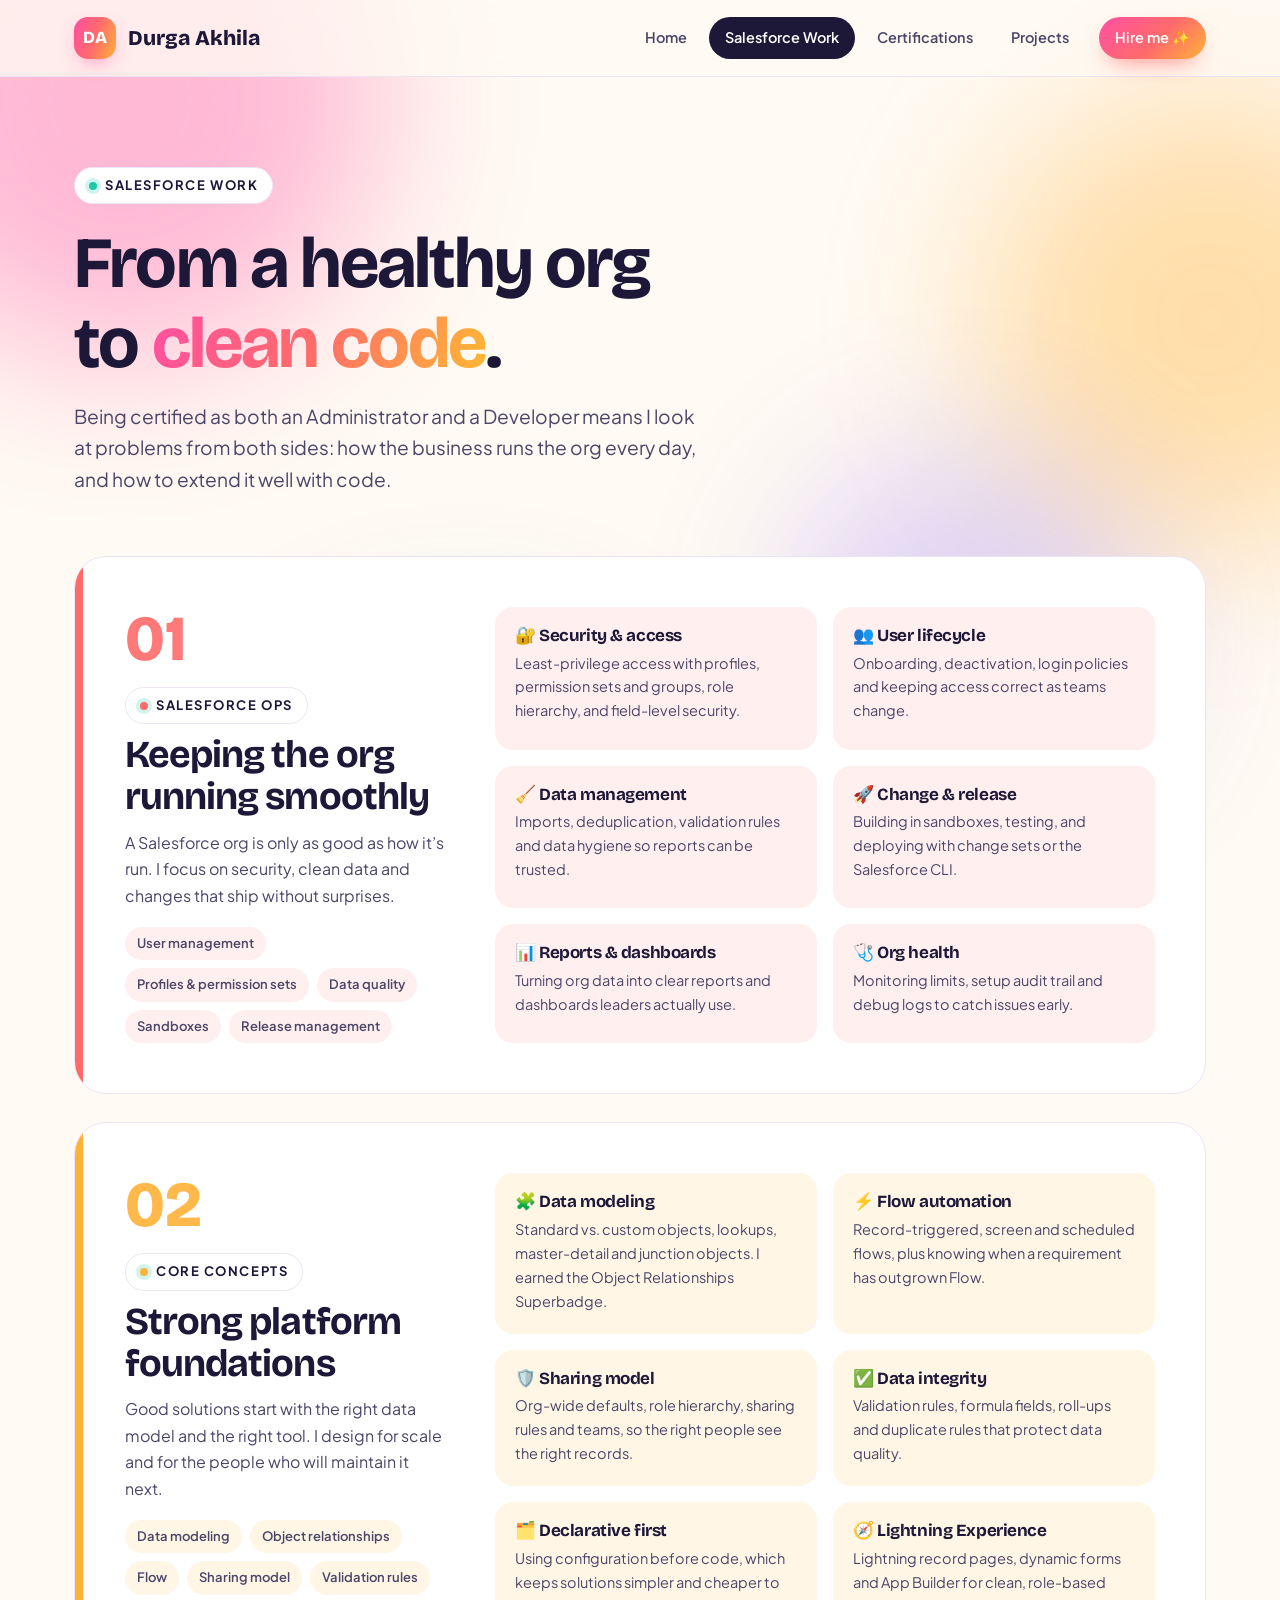
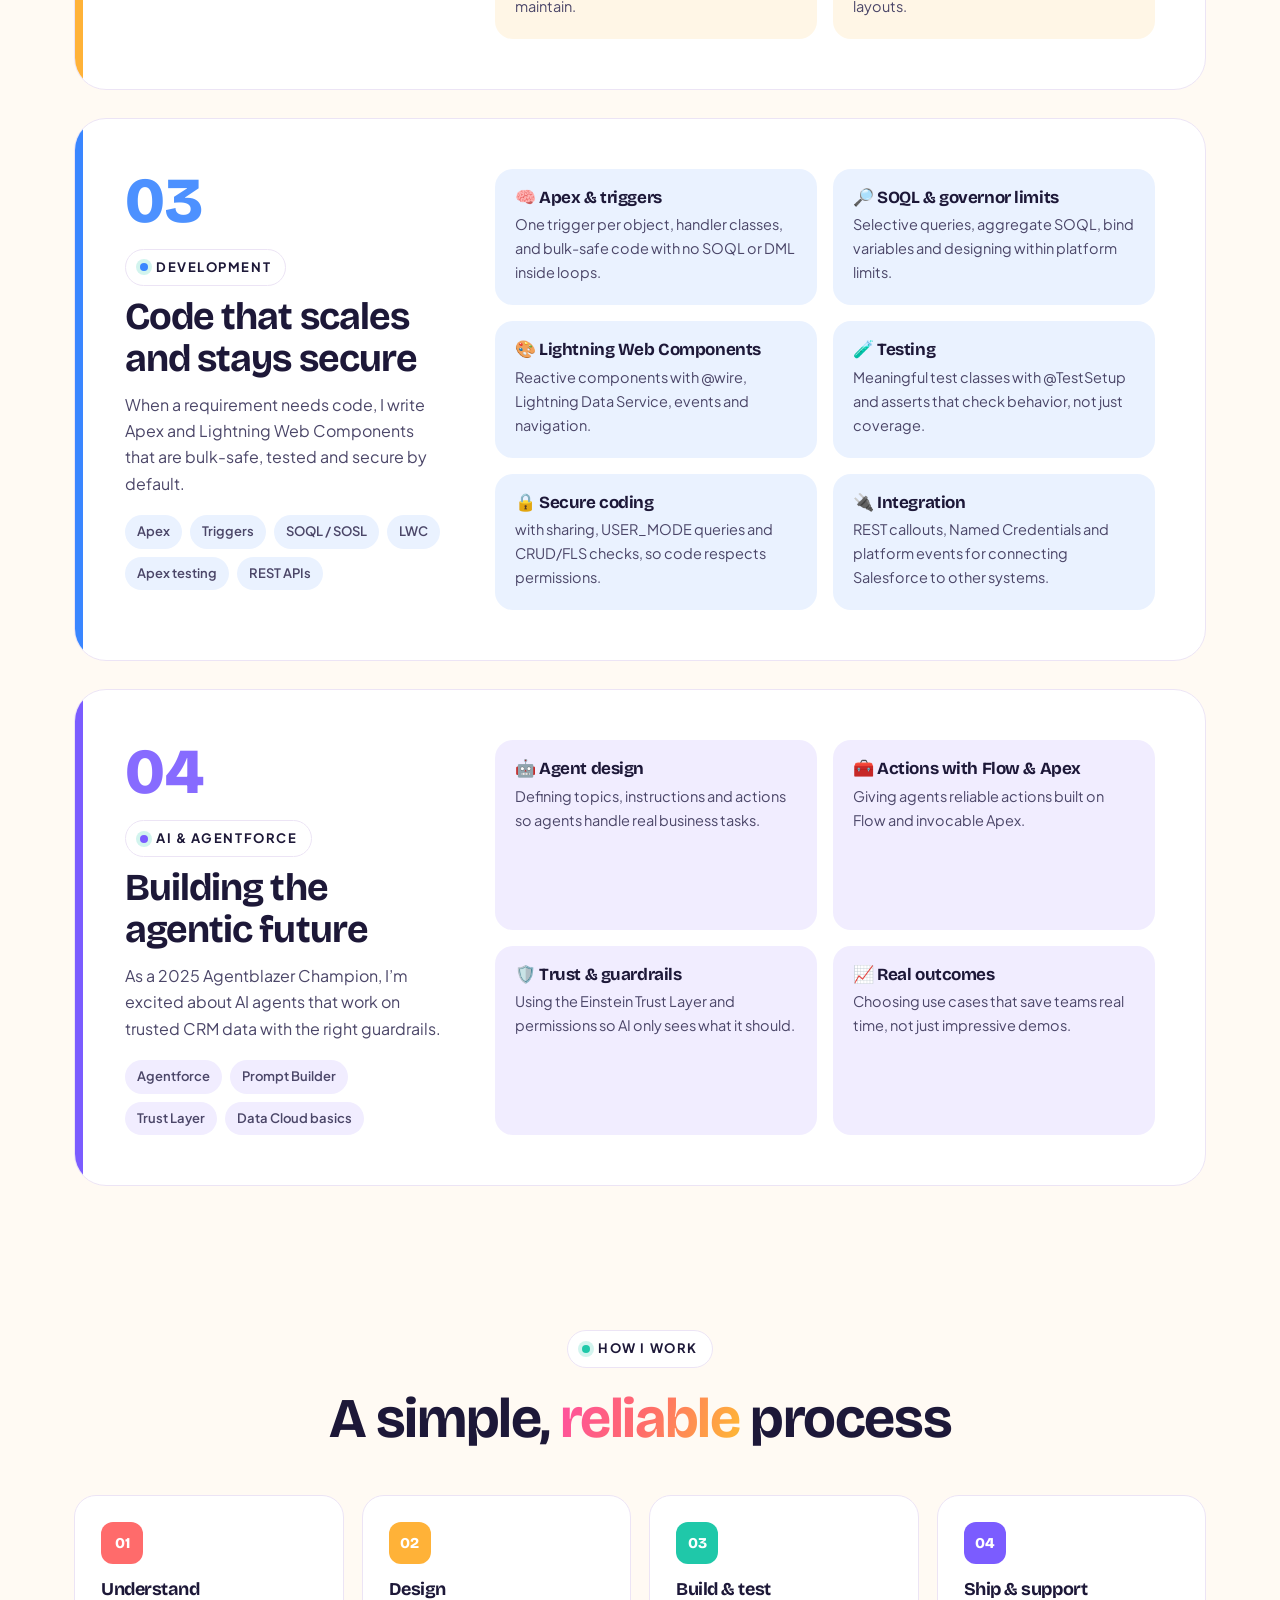
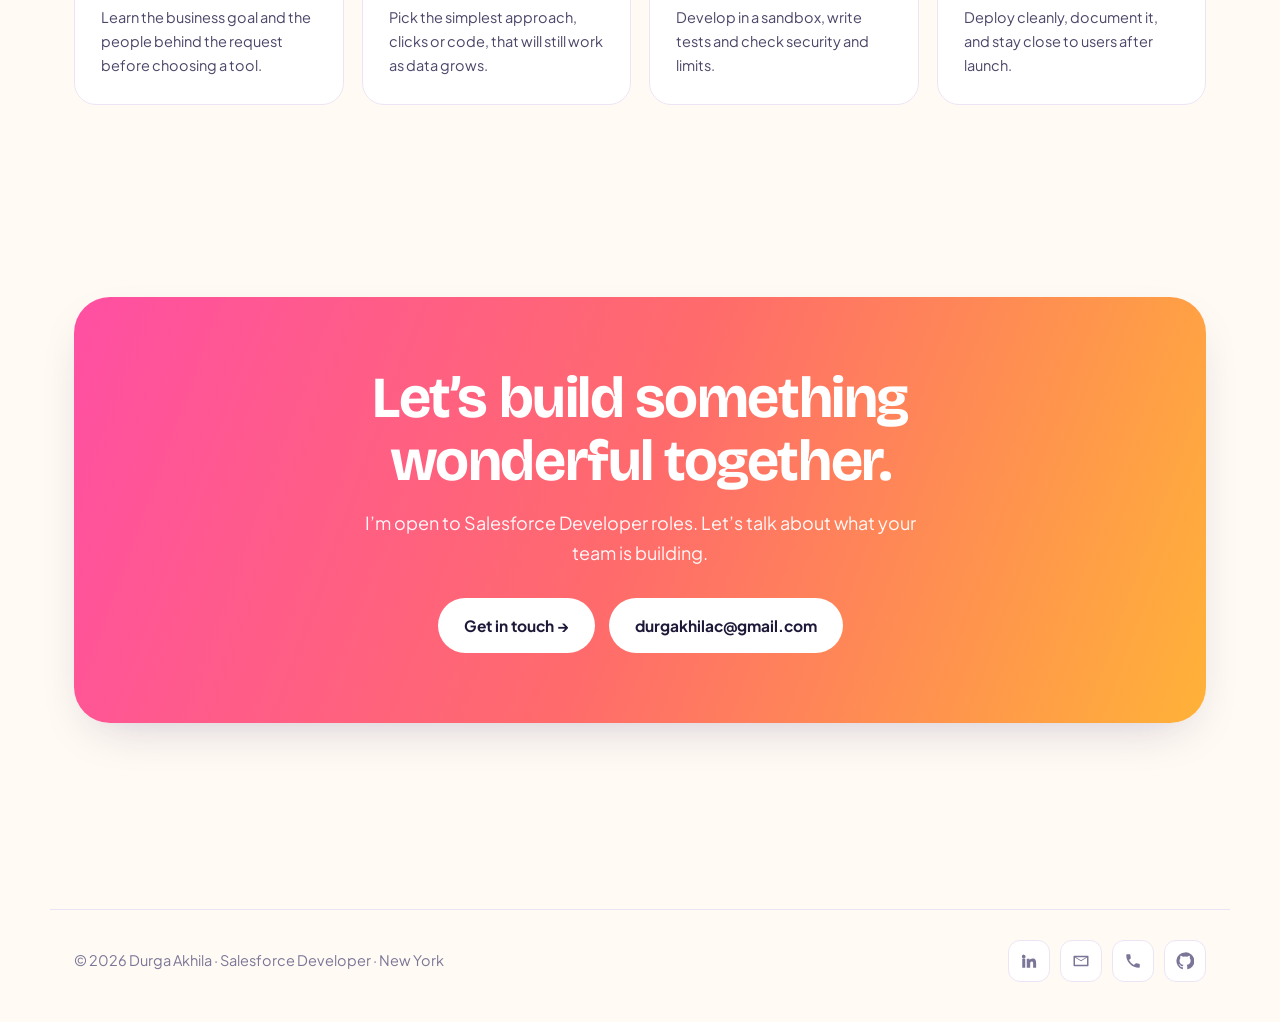
<file: salesforce.html>
<!DOCTYPE html>
<html lang="en">
<head>
<meta charset="UTF-8">
<meta name="viewport" content="width=device-width, initial-scale=1.0">
<title>Salesforce Work · Durga Akhila</title>
<meta name="description" content="Salesforce operations, core platform concepts, Apex and LWC development, and Agentforce: how Durga Akhila works on Salesforce.">
<meta property="og:title" content="Salesforce Work · Durga Akhila">
<meta property="og:description" content="Salesforce operations, core platform concepts, Apex and LWC development, and Agentforce: how Durga Akhila works on Salesforce.">
<meta property="og:type" content="website">
<link rel="icon" href="data:image/svg+xml,<svg xmlns='http://www.w3.org/2000/svg' viewBox='0 0 100 100'><defs><linearGradient id='g'><stop offset='0' stop-color='%23ff4fa3'/><stop offset='.5' stop-color='%23ffb238'/><stop offset='1' stop-color='%237b5cff'/></linearGradient></defs><rect width='100' height='100' rx='28' fill='url(%23g)'/><text x='50' y='66' font-size='46' font-family='Arial' font-weight='800' fill='white' text-anchor='middle'>DA</text></svg>">
<link rel="preconnect" href="https://fonts.googleapis.com">
<link rel="preconnect" href="https://fonts.gstatic.com" crossorigin>
<link href="https://fonts.googleapis.com/css2?family=Bricolage+Grotesque:opsz,wght@12..96,600;12..96,800&family=Plus+Jakarta+Sans:wght@400;500;600;700&display=swap" rel="stylesheet">
<link rel="stylesheet" href="assets/styles.css">
</head>
<body>
<div class="blobs" aria-hidden="true"><span></span><span></span><span></span><span></span></div>
<header class="nav">
  <div class="wrap nav-in">
    <a href="index.html" class="brand"><span class="brand-mark">DA</span>Durga Akhila</a>
    <nav class="menu" aria-label="Main"><a href="index.html">Home</a><a href="salesforce.html" class="active" aria-current="page">Salesforce Work</a><a href="certifications.html">Certifications</a><a href="projects.html">Projects</a><a href="contact.html" class="hire">Hire me ✨</a></nav>
    <button class="burger" aria-label="Open menu" aria-expanded="false">☰</button>
  </div>
</header>
<main>

<section class="page-head"><div class="wrap reveal">
  <div class="kicker"><i></i> Salesforce Work</div>
  <h1 class="title">From a healthy org <br>to <span class="rainbow-text">clean code</span>.</h1>
  <p class="lead">Being certified as both an Administrator and a Developer means I look at problems from both sides: how the business runs the org every day, and how to extend it well with code.</p>
</div></section>
<section style="padding-top:20px"><div class="wrap">
<div class="area c-coral reveal" id="ops">
  <div>
    <div class="num">01</div>
    <div class="kicker" style="margin:16px 0 0"><i style="background:var(--c)"></i> Salesforce Ops</div>
    <h2>Keeping the org running smoothly</h2>
    <p class="intro">A Salesforce org is only as good as how it’s run. I focus on security, clean data and changes that ship without surprises.</p>
    <div class="chips"><span class="chip">User management</span><span class="chip">Profiles & permission sets</span><span class="chip">Data quality</span><span class="chip">Sandboxes</span><span class="chip">Release management</span></div>
  </div>
  <div class="points"><div class="point"><h4>🔐 Security & access</h4><p>Least-privilege access with profiles, permission sets and groups, role hierarchy, and field-level security.</p></div><div class="point"><h4>👥 User lifecycle</h4><p>Onboarding, deactivation, login policies and keeping access correct as teams change.</p></div><div class="point"><h4>🧹 Data management</h4><p>Imports, deduplication, validation rules and data hygiene so reports can be trusted.</p></div><div class="point"><h4>🚀 Change & release</h4><p>Building in sandboxes, testing, and deploying with change sets or the Salesforce CLI.</p></div><div class="point"><h4>📊 Reports & dashboards</h4><p>Turning org data into clear reports and dashboards leaders actually use.</p></div><div class="point"><h4>🩺 Org health</h4><p>Monitoring limits, setup audit trail and debug logs to catch issues early.</p></div></div>
</div>
<div class="area c-sun reveal" id="core">
  <div>
    <div class="num">02</div>
    <div class="kicker" style="margin:16px 0 0"><i style="background:var(--c)"></i> Core Concepts</div>
    <h2>Strong platform foundations</h2>
    <p class="intro">Good solutions start with the right data model and the right tool. I design for scale and for the people who will maintain it next.</p>
    <div class="chips"><span class="chip">Data modeling</span><span class="chip">Object relationships</span><span class="chip">Flow</span><span class="chip">Sharing model</span><span class="chip">Validation rules</span></div>
  </div>
  <div class="points"><div class="point"><h4>🧩 Data modeling</h4><p>Standard vs. custom objects, lookups, master-detail and junction objects. I earned the Object Relationships Superbadge.</p></div><div class="point"><h4>⚡ Flow automation</h4><p>Record-triggered, screen and scheduled flows, plus knowing when a requirement has outgrown Flow.</p></div><div class="point"><h4>🛡️ Sharing model</h4><p>Org-wide defaults, role hierarchy, sharing rules and teams, so the right people see the right records.</p></div><div class="point"><h4>✅ Data integrity</h4><p>Validation rules, formula fields, roll-ups and duplicate rules that protect data quality.</p></div><div class="point"><h4>🗂️ Declarative first</h4><p>Using configuration before code, which keeps solutions simpler and cheaper to maintain.</p></div><div class="point"><h4>🧭 Lightning Experience</h4><p>Lightning record pages, dynamic forms and App Builder for clean, role-based layouts.</p></div></div>
</div>
<div class="area c-sky reveal" id="dev">
  <div>
    <div class="num">03</div>
    <div class="kicker" style="margin:16px 0 0"><i style="background:var(--c)"></i> Development</div>
    <h2>Code that scales and stays secure</h2>
    <p class="intro">When a requirement needs code, I write Apex and Lightning Web Components that are bulk-safe, tested and secure by default.</p>
    <div class="chips"><span class="chip">Apex</span><span class="chip">Triggers</span><span class="chip">SOQL / SOSL</span><span class="chip">LWC</span><span class="chip">Apex testing</span><span class="chip">REST APIs</span></div>
  </div>
  <div class="points"><div class="point"><h4>🧠 Apex & triggers</h4><p>One trigger per object, handler classes, and bulk-safe code with no SOQL or DML inside loops.</p></div><div class="point"><h4>🔎 SOQL & governor limits</h4><p>Selective queries, aggregate SOQL, bind variables and designing within platform limits.</p></div><div class="point"><h4>🎨 Lightning Web Components</h4><p>Reactive components with @wire, Lightning Data Service, events and navigation.</p></div><div class="point"><h4>🧪 Testing</h4><p>Meaningful test classes with @TestSetup and asserts that check behavior, not just coverage.</p></div><div class="point"><h4>🔒 Secure coding</h4><p>with sharing, USER_MODE queries and CRUD/FLS checks, so code respects permissions.</p></div><div class="point"><h4>🔌 Integration</h4><p>REST callouts, Named Credentials and platform events for connecting Salesforce to other systems.</p></div></div>
</div>
<div class="area c-violet reveal" id="ai">
  <div>
    <div class="num">04</div>
    <div class="kicker" style="margin:16px 0 0"><i style="background:var(--c)"></i> AI & Agentforce</div>
    <h2>Building the agentic future</h2>
    <p class="intro">As a 2025 Agentblazer Champion, I’m excited about AI agents that work on trusted CRM data with the right guardrails.</p>
    <div class="chips"><span class="chip">Agentforce</span><span class="chip">Prompt Builder</span><span class="chip">Trust Layer</span><span class="chip">Data Cloud basics</span></div>
  </div>
  <div class="points"><div class="point"><h4>🤖 Agent design</h4><p>Defining topics, instructions and actions so agents handle real business tasks.</p></div><div class="point"><h4>🧰 Actions with Flow & Apex</h4><p>Giving agents reliable actions built on Flow and invocable Apex.</p></div><div class="point"><h4>🛡️ Trust & guardrails</h4><p>Using the Einstein Trust Layer and permissions so AI only sees what it should.</p></div><div class="point"><h4>📈 Real outcomes</h4><p>Choosing use cases that save teams real time, not just impressive demos.</p></div></div>
</div>
</div></section>

<section style="padding-top:20px"><div class="wrap">
  <div class="center reveal" style="margin-bottom:46px">
    <div class="kicker"><i></i> How I work</div>
    <h2 class="title">A simple, <span class="rainbow-text">reliable</span> process</h2>
  </div>
  <div class="process">
    <div class="step c-coral reveal"><h4>Understand</h4><p>Learn the business goal and the people behind the request before choosing a tool.</p></div>
    <div class="step c-sun reveal"><h4>Design</h4><p>Pick the simplest approach, clicks or code, that will still work as data grows.</p></div>
    <div class="step c-mint reveal"><h4>Build &amp; test</h4><p>Develop in a sandbox, write tests and check security and limits.</p></div>
    <div class="step c-violet reveal"><h4>Ship &amp; support</h4><p>Deploy cleanly, document it, and stay close to users after launch.</p></div>
  </div>
</div></section>
<section><div class="wrap reveal"><div class="band">
  <h2>Let’s build something <br>wonderful together.</h2>
  <p>I’m open to Salesforce Developer roles. Let’s talk about what your team is building.</p>
  <div class="cta" style="justify-content:center">
    <a href="contact.html" class="btn btn-white">Get in touch →</a>
    <a href="mailto:durgakhilac@gmail.com" class="btn btn-white">durgakhilac@gmail.com</a>
  </div>
</div></div></section>
</main>
<footer><div class="wrap foot">
  <span>© <span class="year"></span> Durga Akhila · Salesforce Developer · New York</span>
  <div class="foot-links">
    <a href="https://www.linkedin.com/in/durgaakhilachinni/" target="_blank" rel="noopener" aria-label="LinkedIn"><svg viewBox="0 0 24 24"><path d="M4.98 3.5a2.5 2.5 0 11-.02 5 2.5 2.5 0 01.02-5zM3 9h4v12H3zM9 9h3.8v1.7h.1c.5-1 1.8-2 3.8-2 4 0 4.8 2.7 4.8 6.1V21h-4v-5.4c0-1.3 0-3-1.8-3s-2.1 1.4-2.1 2.9V21H9z"/></svg></a>
    <a href="mailto:durgakhilac@gmail.com" aria-label="Email"><svg viewBox="0 0 24 24"><path d="M3 5h18a1 1 0 011 1v12a1 1 0 01-1 1H3a1 1 0 01-1-1V6a1 1 0 011-1zm9 7.2L4 7.4V17h16V7.4l-8 4.8zM5.2 7l6.8 4.1L18.8 7H5.2z"/></svg></a>
    <a href="tel:+14752018207" aria-label="Phone"><svg viewBox="0 0 24 24"><path d="M6.6 10.8a15.1 15.1 0 006.6 6.6l2.2-2.2a1 1 0 011-.25 11.4 11.4 0 003.6.57 1 1 0 011 1V20a1 1 0 01-1 1A17 17 0 013 4a1 1 0 011-1h3.5a1 1 0 011 1c0 1.25.2 2.45.57 3.57a1 1 0 01-.25 1z"/></svg></a>
    <a href="https://github.com/DurgaAkhila1" target="_blank" rel="noopener" aria-label="GitHub"><svg viewBox="0 0 24 24"><path d="M12 .5a11.5 11.5 0 00-3.6 22.4c.6.1.8-.3.8-.6v-2c-3.2.7-3.9-1.5-3.9-1.5-.5-1.3-1.3-1.7-1.3-1.7-1-.7.1-.7.1-.7 1.2.1 1.8 1.2 1.8 1.2 1 1.8 2.7 1.3 3.4 1 .1-.8.4-1.3.7-1.6-2.6-.3-5.3-1.3-5.3-5.7 0-1.3.5-2.3 1.2-3.1-.1-.3-.5-1.5.1-3.1 0 0 1-.3 3.2 1.2a11 11 0 015.8 0c2.2-1.5 3.2-1.2 3.2-1.2.6 1.6.2 2.8.1 3.1.8.8 1.2 1.8 1.2 3.1 0 4.4-2.7 5.4-5.3 5.7.4.4.8 1.1.8 2.2v3.3c0 .3.2.7.8.6A11.5 11.5 0 0012 .5z"/></svg></a>
  </div>
</div></footer>
<script src="assets/main.js"></script>
</body>
</html>
</file>
<file: assets/styles.css>
/* ============================================================
   Durga Akhila — Portfolio styles
   Colors live in :root — change them there to re-theme the site.
   ============================================================ */
:root{
  --bg:#fffaf3;
  --ink:#1d1838;
  --ink-2:#4b4668;
  --muted:#7b7697;
  --line:#ece4f5;
  --white:#ffffff;

  --coral:#ff6b6b;
  --sun:#ffb238;
  --mint:#1fc8a9;
  --sky:#3a86ff;
  --violet:#7b5cff;
  --pink:#ff4fa3;

  --rainbow:linear-gradient(110deg,var(--pink),var(--coral) 25%,var(--sun) 50%,var(--mint) 72%,var(--sky) 88%,var(--violet));
  --warm:linear-gradient(135deg,var(--pink),var(--coral) 55%,var(--sun));
  --cool:linear-gradient(135deg,var(--sky),var(--violet));
  --fresh:linear-gradient(135deg,var(--mint),var(--sky));

  --radius:22px;
  --shadow:0 18px 50px -22px rgba(52,30,110,.28);
  --max:1180px;
}
*{box-sizing:border-box;margin:0;padding:0}
html{scroll-behavior:smooth}
body{font-family:"Plus Jakarta Sans",system-ui,sans-serif;background:var(--bg);color:var(--ink);line-height:1.65;-webkit-font-smoothing:antialiased;overflow-x:hidden}
a{color:inherit;text-decoration:none}
img{max-width:100%;display:block}
h1,h2,h3,h4{font-family:"Bricolage Grotesque","Plus Jakarta Sans",sans-serif;line-height:1.1;letter-spacing:-.025em}
.wrap{max-width:var(--max);margin:0 auto;padding:0 24px}
section{padding:96px 0;position:relative}

/* Decorative color blobs behind content */
.blobs{position:fixed;inset:0;z-index:-1;pointer-events:none;overflow:hidden}
.blobs span{position:absolute;border-radius:50%;filter:blur(80px);opacity:.38;animation:drift 22s ease-in-out infinite alternate}
.blobs span:nth-child(1){width:520px;height:520px;background:var(--pink);top:-160px;left:-140px}
.blobs span:nth-child(2){width:460px;height:460px;background:var(--sun);top:10%;right:-160px;animation-delay:-6s}
.blobs span:nth-child(3){width:420px;height:420px;background:var(--mint);bottom:-180px;left:20%;animation-delay:-12s}
.blobs span:nth-child(4){width:360px;height:360px;background:var(--violet);bottom:10%;right:10%;opacity:.25;animation-delay:-3s}
@keyframes drift{to{transform:translate(60px,40px) scale(1.12)}}

/* ---------- Nav ---------- */
.nav{position:sticky;top:0;z-index:100;background:rgba(255,250,243,.78);backdrop-filter:blur(16px);border-bottom:1px solid var(--line)}
.nav-in{display:flex;align-items:center;justify-content:space-between;height:76px}
.brand{display:flex;align-items:center;gap:12px;font-family:"Bricolage Grotesque";font-weight:800;font-size:21px}
.brand-mark{width:42px;height:42px;border-radius:14px;background:var(--rainbow);background-size:200% 200%;animation:shift 8s ease infinite;display:grid;place-items:center;color:#fff;font-size:17px;box-shadow:0 8px 20px -8px rgba(255,79,163,.7)}
.menu{display:flex;align-items:center;gap:6px}
.menu a{padding:9px 16px;border-radius:999px;font-weight:600;font-size:14.5px;color:var(--ink-2);transition:.2s}
.menu a:hover{background:#fff;color:var(--ink)}
.menu a.active{background:var(--ink);color:#fff}
.menu a.hire{background:var(--warm);color:#fff;margin-left:8px;box-shadow:0 10px 24px -10px rgba(255,107,107,.9)}
.menu a.hire:hover{transform:translateY(-1px)}
.burger{display:none;background:#fff;border:1px solid var(--line);width:44px;height:44px;border-radius:12px;font-size:20px;cursor:pointer;color:var(--ink)}

/* ---------- Buttons ---------- */
.btn{display:inline-flex;align-items:center;gap:10px;padding:15px 26px;border-radius:999px;font-weight:700;font-size:15.5px;transition:.25s;border:0;cursor:pointer}
.btn-warm{background:var(--warm);color:#fff;box-shadow:0 14px 30px -12px rgba(255,79,163,.8)}
.btn-cool{background:var(--cool);color:#fff;box-shadow:0 14px 30px -12px rgba(91,92,255,.8)}
.btn-white{background:#fff;color:var(--ink);border:1.5px solid var(--line)}
.btn:hover{transform:translateY(-3px)}

/* ---------- Type helpers ---------- */
.kicker{display:inline-flex;align-items:center;gap:8px;font-size:13px;font-weight:700;letter-spacing:.12em;text-transform:uppercase;padding:7px 14px;border-radius:999px;background:#fff;border:1px solid var(--line);margin-bottom:20px}
.kicker i{width:8px;height:8px;border-radius:50%;background:var(--mint);box-shadow:0 0 0 4px rgba(31,200,169,.2)}
.title{font-size:clamp(34px,4.6vw,56px);margin-bottom:18px}
.lead{font-size:clamp(17px,1.5vw,19.5px);color:var(--ink-2);max-width:640px}
.rainbow-text{background:var(--rainbow);background-size:200% auto;-webkit-background-clip:text;background-clip:text;color:transparent;animation:shift 7s linear infinite}
@keyframes shift{0%{background-position:0% 50%}50%{background-position:100% 50%}100%{background-position:0% 50%}}
.center{text-align:center}.center .lead{margin:0 auto}

/* ---------- Page header (inner pages) ---------- */
.page-head{padding:90px 0 40px}
.page-head .title{font-size:clamp(40px,6vw,72px)}

/* ---------- Home hero ---------- */
.hero{padding:80px 0 60px}
.hero-grid{display:grid;grid-template-columns:1.15fr .85fr;gap:60px;align-items:center}
.hero h1{font-size:clamp(46px,7vw,92px);margin-bottom:24px}
.hero .lead{margin-bottom:36px}
.cta{display:flex;flex-wrap:wrap;gap:14px}
.hello{display:inline-block;animation:wave 2.4s ease-in-out infinite;transform-origin:70% 70%}
@keyframes wave{0%,60%,100%{transform:rotate(0)}10%,30%{transform:rotate(14deg)}20%{transform:rotate(-8deg)}40%{transform:rotate(-4deg)}50%{transform:rotate(10deg)}}

.avatar-card{position:relative;aspect-ratio:1/1.08;border-radius:36px;background:var(--rainbow);background-size:220% 220%;animation:shift 10s ease infinite;padding:10px;box-shadow:var(--shadow)}
.avatar-inner{width:100%;height:100%;border-radius:28px;background:#fff;display:flex;flex-direction:column;justify-content:center;align-items:center;gap:14px;text-align:center;padding:30px;position:relative;overflow:hidden}
.avatar-inner img{position:absolute;inset:0;width:100%;height:100%;object-fit:cover}
.monogram{font-family:"Bricolage Grotesque";font-weight:800;font-size:clamp(80px,10vw,130px);line-height:1}
.avatar-inner p{color:var(--muted);font-weight:600}
.sticker{position:absolute;background:#fff;border-radius:18px;padding:12px 16px;display:flex;align-items:center;gap:12px;box-shadow:var(--shadow);font-weight:700;font-size:14px;animation:float 5s ease-in-out infinite}
.sticker small{display:block;font-weight:600;color:var(--muted);font-size:12px}
.sticker .em{width:38px;height:38px;border-radius:12px;display:grid;place-items:center;font-size:19px}
.s1{top:8%;left:-36px}.s2{bottom:12%;right:-30px;animation-delay:-2.5s}.s3{bottom:-22px;left:14%;animation-delay:-1.2s}
@keyframes float{50%{transform:translateY(-10px)}}

/* ---------- Stat tiles ---------- */
.stats{display:grid;grid-template-columns:repeat(4,1fr);gap:18px}
.stat{border-radius:var(--radius);padding:28px 24px;color:#fff;position:relative;overflow:hidden;box-shadow:var(--shadow)}
.stat::after{content:"";position:absolute;width:140px;height:140px;border-radius:50%;background:rgba(255,255,255,.16);right:-40px;top:-40px}
.stat b{display:block;font-family:"Bricolage Grotesque";font-size:clamp(32px,3.6vw,46px);line-height:1;margin-bottom:8px}
.stat span{font-weight:600;opacity:.95}
.bg-warm{background:var(--warm)}.bg-cool{background:var(--cool)}.bg-fresh{background:var(--fresh)}
.bg-sun{background:linear-gradient(135deg,var(--sun),var(--coral))}
.bg-pink{background:linear-gradient(135deg,var(--violet),var(--pink))}

/* ---------- Cards ---------- */
.grid{display:grid;gap:22px}
.g2{grid-template-columns:repeat(2,1fr)}
.g3{grid-template-columns:repeat(3,1fr)}
.g4{grid-template-columns:repeat(4,1fr)}
.card{background:#fff;border:1px solid var(--line);border-radius:var(--radius);padding:30px;transition:.3s;position:relative;overflow:hidden}
.card:hover{transform:translateY(-6px);box-shadow:var(--shadow)}
.card h3{font-size:22px;margin-bottom:10px}
.card p{color:var(--ink-2)}
.icon{width:56px;height:56px;border-radius:18px;display:grid;place-items:center;font-size:26px;margin-bottom:20px;color:#fff}
.card .more{display:inline-flex;gap:6px;margin-top:18px;font-weight:700;font-size:14.5px}
.topbar::before{content:"";position:absolute;left:0;right:0;top:0;height:6px;background:var(--c,var(--rainbow))}

.c-coral{--c:var(--coral);--soft:#fff0ef}.c-sun{--c:var(--sun);--soft:#fff6e6}.c-mint{--c:var(--mint);--soft:#e7faf6}
.c-sky{--c:var(--sky);--soft:#eaf2ff}.c-violet{--c:var(--violet);--soft:#f1edff}.c-pink{--c:var(--pink);--soft:#ffedf6}
.c-coral .icon,.c-sun .icon,.c-mint .icon,.c-sky .icon,.c-violet .icon,.c-pink .icon{background:var(--c)}
.c-coral .more,.c-sun .more,.c-mint .more,.c-sky .more,.c-violet .more,.c-pink .more{color:var(--c)}

/* Chips / tags */
.chips{display:flex;flex-wrap:wrap;gap:8px;margin-top:18px}
.chip{font-size:13px;font-weight:600;padding:6px 12px;border-radius:999px;background:var(--soft,#f5f1fb);color:var(--ink-2)}

/* ---------- Expertise page ---------- */
.area{display:grid;grid-template-columns:320px 1fr;gap:50px;padding:50px;border-radius:32px;background:#fff;border:1px solid var(--line);margin-bottom:28px;position:relative;overflow:hidden}
.area::before{content:"";position:absolute;left:0;top:0;bottom:0;width:8px;background:var(--c)}
.area .num{font-family:"Bricolage Grotesque";font-weight:800;font-size:64px;line-height:1;color:var(--c);opacity:.9}
.area h2{font-size:clamp(28px,3vw,38px);margin:10px 0 12px}
.area .intro{color:var(--ink-2)}
.points{display:grid;grid-template-columns:1fr 1fr;gap:16px}
.point{background:var(--soft);border-radius:18px;padding:20px}
.point h4{font-size:17px;margin-bottom:6px;display:flex;gap:8px;align-items:center}
.point p{color:var(--ink-2);font-size:14.5px}

.process{display:grid;grid-template-columns:repeat(4,1fr);gap:18px;counter-reset:step}
.step{background:#fff;border:1px solid var(--line);border-radius:var(--radius);padding:26px;position:relative}
.step::before{counter-increment:step;content:"0" counter(step);font-family:"Bricolage Grotesque";font-weight:800;font-size:15px;color:#fff;background:var(--c);width:42px;height:42px;border-radius:12px;display:grid;place-items:center;margin-bottom:16px}
.step h4{font-size:18px;margin-bottom:6px}.step p{color:var(--ink-2);font-size:14.5px}

/* ---------- Certifications page ---------- */
.cert-hero{border-radius:32px;padding:40px;color:#fff;position:relative;overflow:hidden;box-shadow:var(--shadow)}
.cert-hero::after{content:"";position:absolute;width:260px;height:260px;border-radius:50%;border:40px solid rgba(255,255,255,.14);right:-70px;bottom:-90px}
.cert-hero .seal{width:84px;height:84px;border-radius:24px;background:rgba(255,255,255,.22);display:grid;place-items:center;font-family:"Bricolage Grotesque";font-weight:800;font-size:26px;margin-bottom:26px;backdrop-filter:blur(4px)}
.cert-hero h3{font-size:clamp(24px,2.6vw,32px);margin-bottom:8px}
.cert-hero .when{font-weight:600;opacity:.92;margin-bottom:18px}
.cert-hero p{opacity:.95;max-width:460px;margin-bottom:24px}
.badge-live{display:inline-flex;align-items:center;gap:8px;background:rgba(255,255,255,.22);padding:6px 12px;border-radius:999px;font-size:13px;font-weight:700;position:absolute;top:30px;right:30px}
.badge-live i{width:8px;height:8px;border-radius:50%;background:#b8ffe9}
.btn-glass{background:#fff;color:var(--ink);padding:12px 20px;font-size:14.5px}

.trophy{text-align:center;padding:36px 28px}
.trophy .big{font-size:52px;margin-bottom:12px}
.trophy h3{font-size:22px}
.trophy .when{color:var(--muted);font-weight:600;font-size:14px;margin-bottom:12px}

.numbers{display:grid;grid-template-columns:repeat(3,1fr);gap:22px}

/* ---------- Projects page ---------- */
.project{padding:0;display:flex;flex-direction:column}
.project .shot{background:#1d1838;padding:26px 26px 22px;font:13px/1.75 ui-monospace,SFMono-Regular,Menlo,monospace;color:#e6e1ff;white-space:pre;overflow:hidden;position:relative}
.project .shot::before{content:"● ● ●";position:absolute;top:10px;left:26px;font-size:9px;letter-spacing:3px;color:#5c557e}
.project .shot{padding-top:34px}
.project .body{padding:30px;flex:1;display:flex;flex-direction:column}
.project .body p{flex:1}
.project .label{font-size:12px;font-weight:800;letter-spacing:.1em;text-transform:uppercase;color:var(--c);margin-bottom:8px}
.k{color:#ff8fc4}.t{color:#7cc4ff}.s{color:#ffd27a}.cm{color:#8b84ad}.f{color:#7ff0d6}

/* ---------- Contact page ---------- */
.contact-grid{display:grid;grid-template-columns:repeat(3,1fr);gap:22px}
.contact-card{display:block;text-align:left}
.contact-card .icon{width:64px;height:64px;border-radius:20px}
.contact-card svg{width:28px;height:28px;fill:#fff}
.contact-card .val{font-family:"Bricolage Grotesque";font-weight:700;font-size:19px;word-break:break-word;margin:6px 0 4px}
.contact-card small{color:var(--muted);font-weight:600}
.open-to{display:flex;flex-wrap:wrap;gap:12px;justify-content:center;margin-top:30px}
.open-to span{background:#fff;border:1px solid var(--line);padding:10px 18px;border-radius:999px;font-weight:600}

/* ---------- Big CTA band ---------- */
.band{border-radius:36px;padding:70px 40px;text-align:center;color:#fff;background:var(--rainbow);background-size:200% 200%;animation:shift 12s ease infinite;box-shadow:var(--shadow);position:relative;overflow:hidden}
.band h2{font-size:clamp(32px,4.6vw,58px);margin-bottom:14px}
.band p{font-size:18px;opacity:.95;max-width:560px;margin:0 auto 30px}
.band .btn-white{border:0}

/* ---------- Footer ---------- */
footer{padding:50px 0 40px;margin-top:40px}
.foot{display:flex;justify-content:space-between;align-items:center;flex-wrap:wrap;gap:20px;border-top:1px solid var(--line);padding-top:30px;color:var(--muted);font-size:14.5px}
.foot-links{display:flex;gap:10px}
.foot-links a{width:42px;height:42px;border-radius:12px;background:#fff;border:1px solid var(--line);display:grid;place-items:center;transition:.2s}
.foot-links a:hover{background:var(--ink);color:#fff}
.foot-links svg{width:18px;height:18px;fill:currentColor}

/* ---------- Reveal on scroll ---------- */
.reveal{opacity:0;transform:translateY(26px);transition:opacity .8s ease,transform .8s ease}
.reveal.in{opacity:1;transform:none}
@media (prefers-reduced-motion:reduce){*{animation:none!important;transition:none!important}.reveal{opacity:1;transform:none}}

/* ---------- Responsive ---------- */
@media (max-width:1000px){
  .hero-grid{grid-template-columns:minmax(0,1fr)}
  .avatar-card{max-width:420px;margin:30px auto 0}
  .stats,.g4,.process{grid-template-columns:1fr 1fr}
  .g3,.contact-grid,.numbers{grid-template-columns:1fr 1fr}
  .area{grid-template-columns:minmax(0,1fr);gap:26px;padding:36px}
}
@media (max-width:760px){
  .burger{display:block}
  .menu{display:none;position:absolute;top:76px;left:0;right:0;flex-direction:column;align-items:stretch;background:var(--bg);padding:12px 20px 20px;border-bottom:1px solid var(--line);gap:4px}
  .menu.open{display:flex}
  .menu a{padding:14px 16px}
  .menu a.hire{margin:6px 0 0;text-align:center}
  section{padding:70px 0}
  .g2,.g3,.contact-grid,.numbers,.points{grid-template-columns:minmax(0,1fr)}
  .stats,.g4,.process{grid-template-columns:1fr 1fr;gap:12px}
  .stat{padding:22px 16px}.stat b{font-size:26px}
  .s2{display:none}.avatar-inner p{font-size:14px}
  .s1{left:-8px}.s2{right:-8px}
  .area{padding:28px}
  .band{padding:50px 24px}
  .project .shot{font-size:11.5px}
}
</file>
